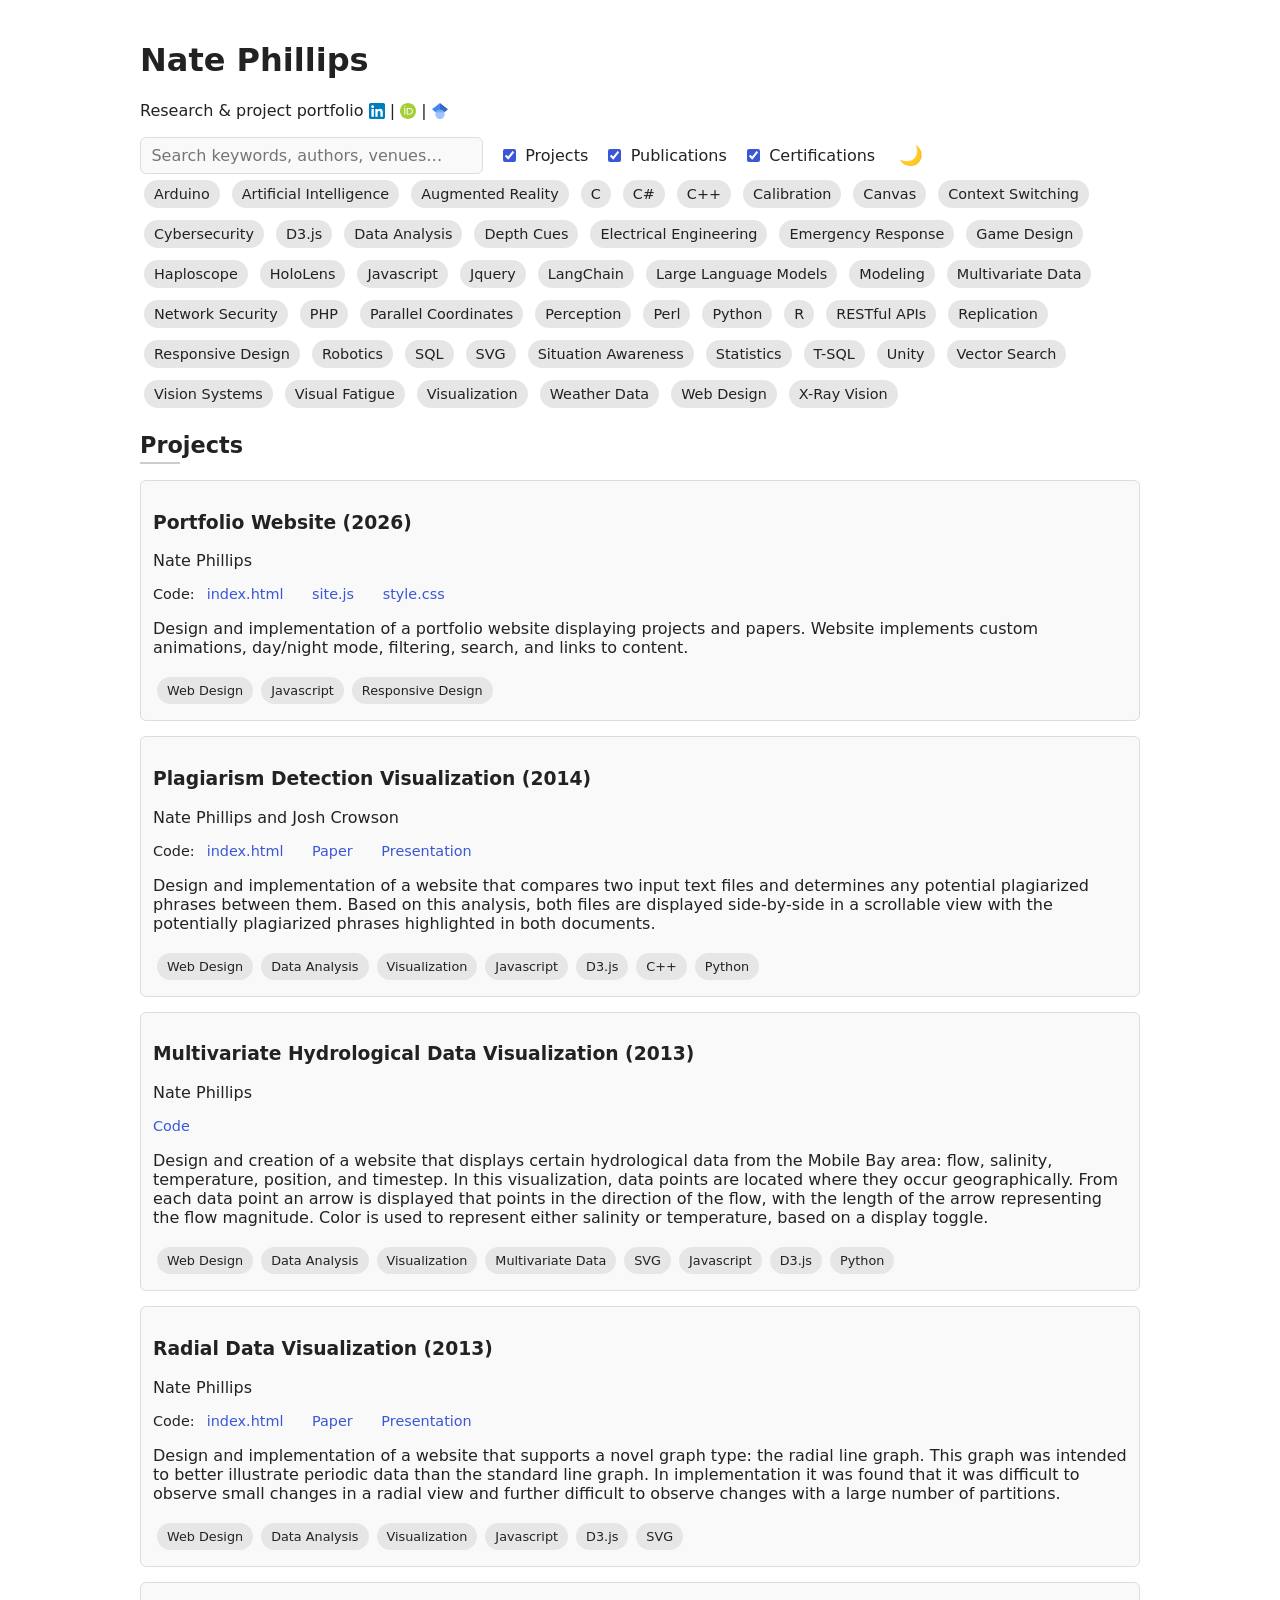
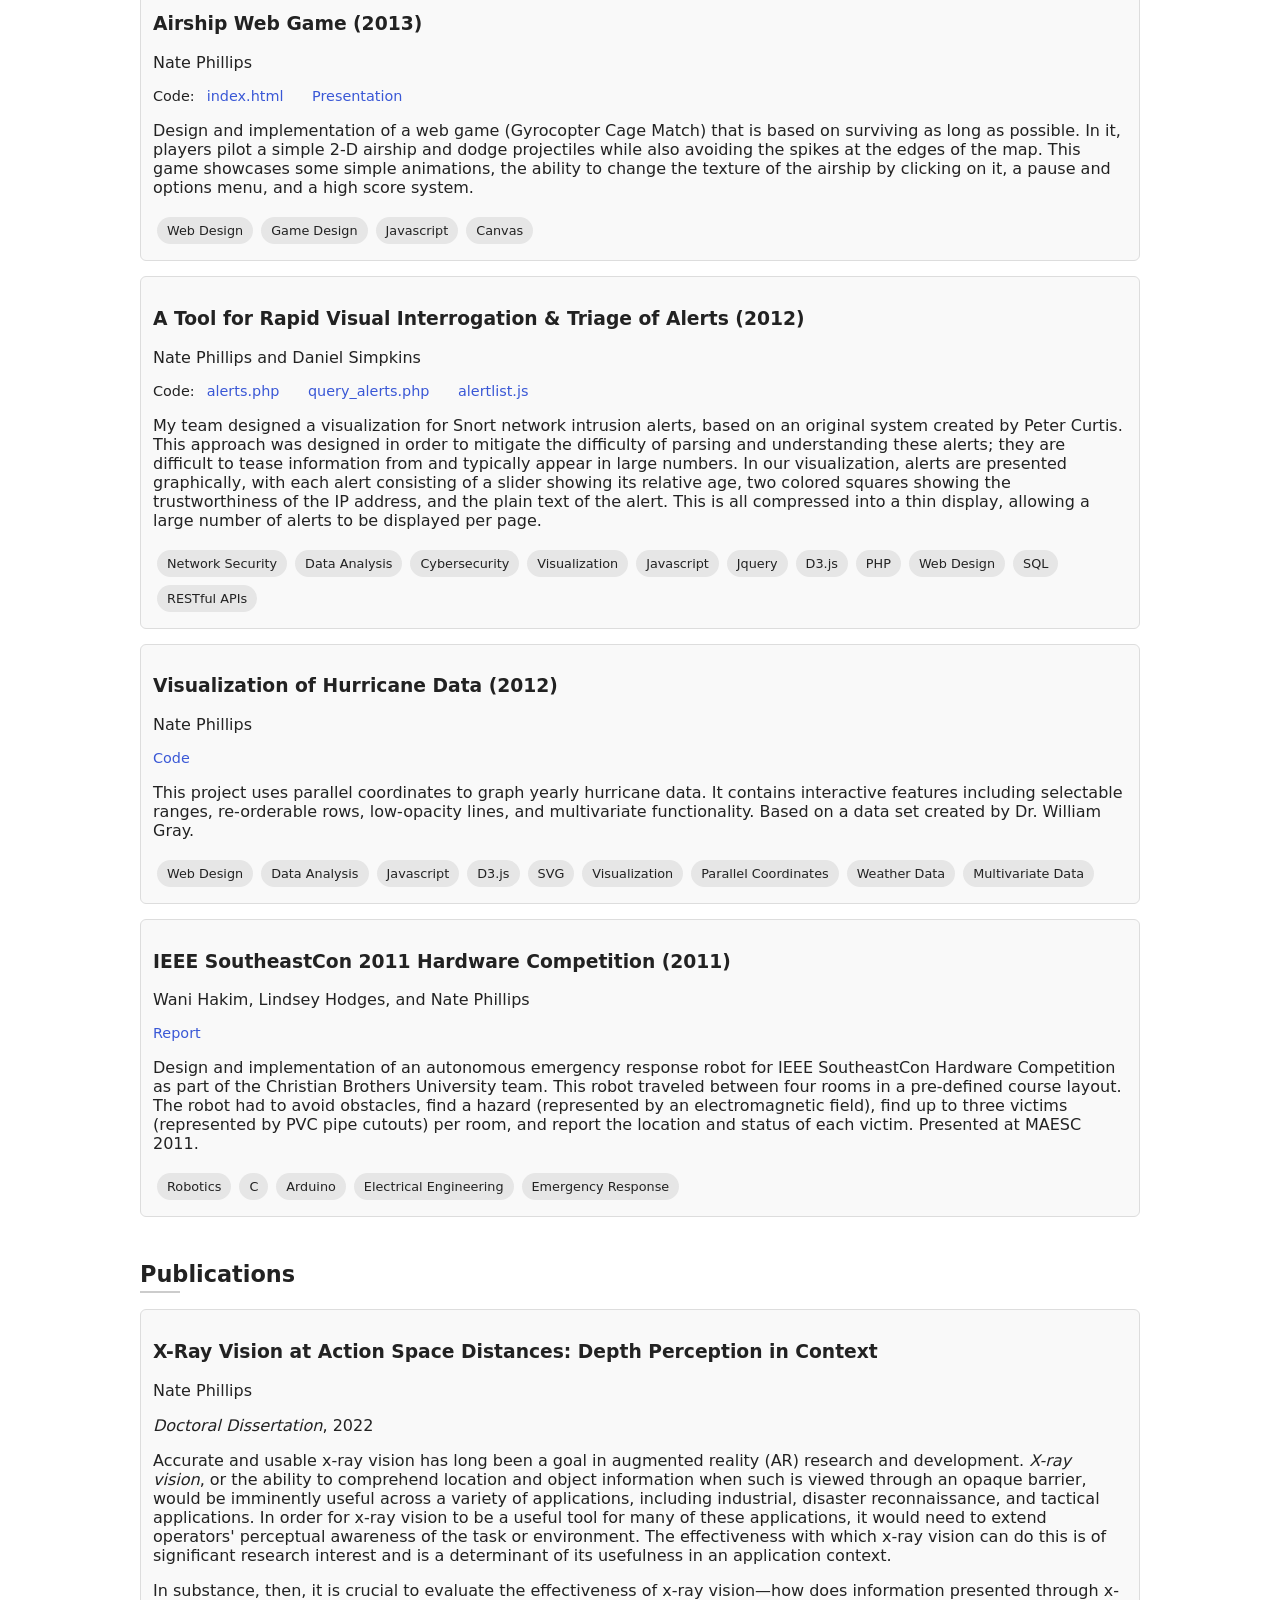
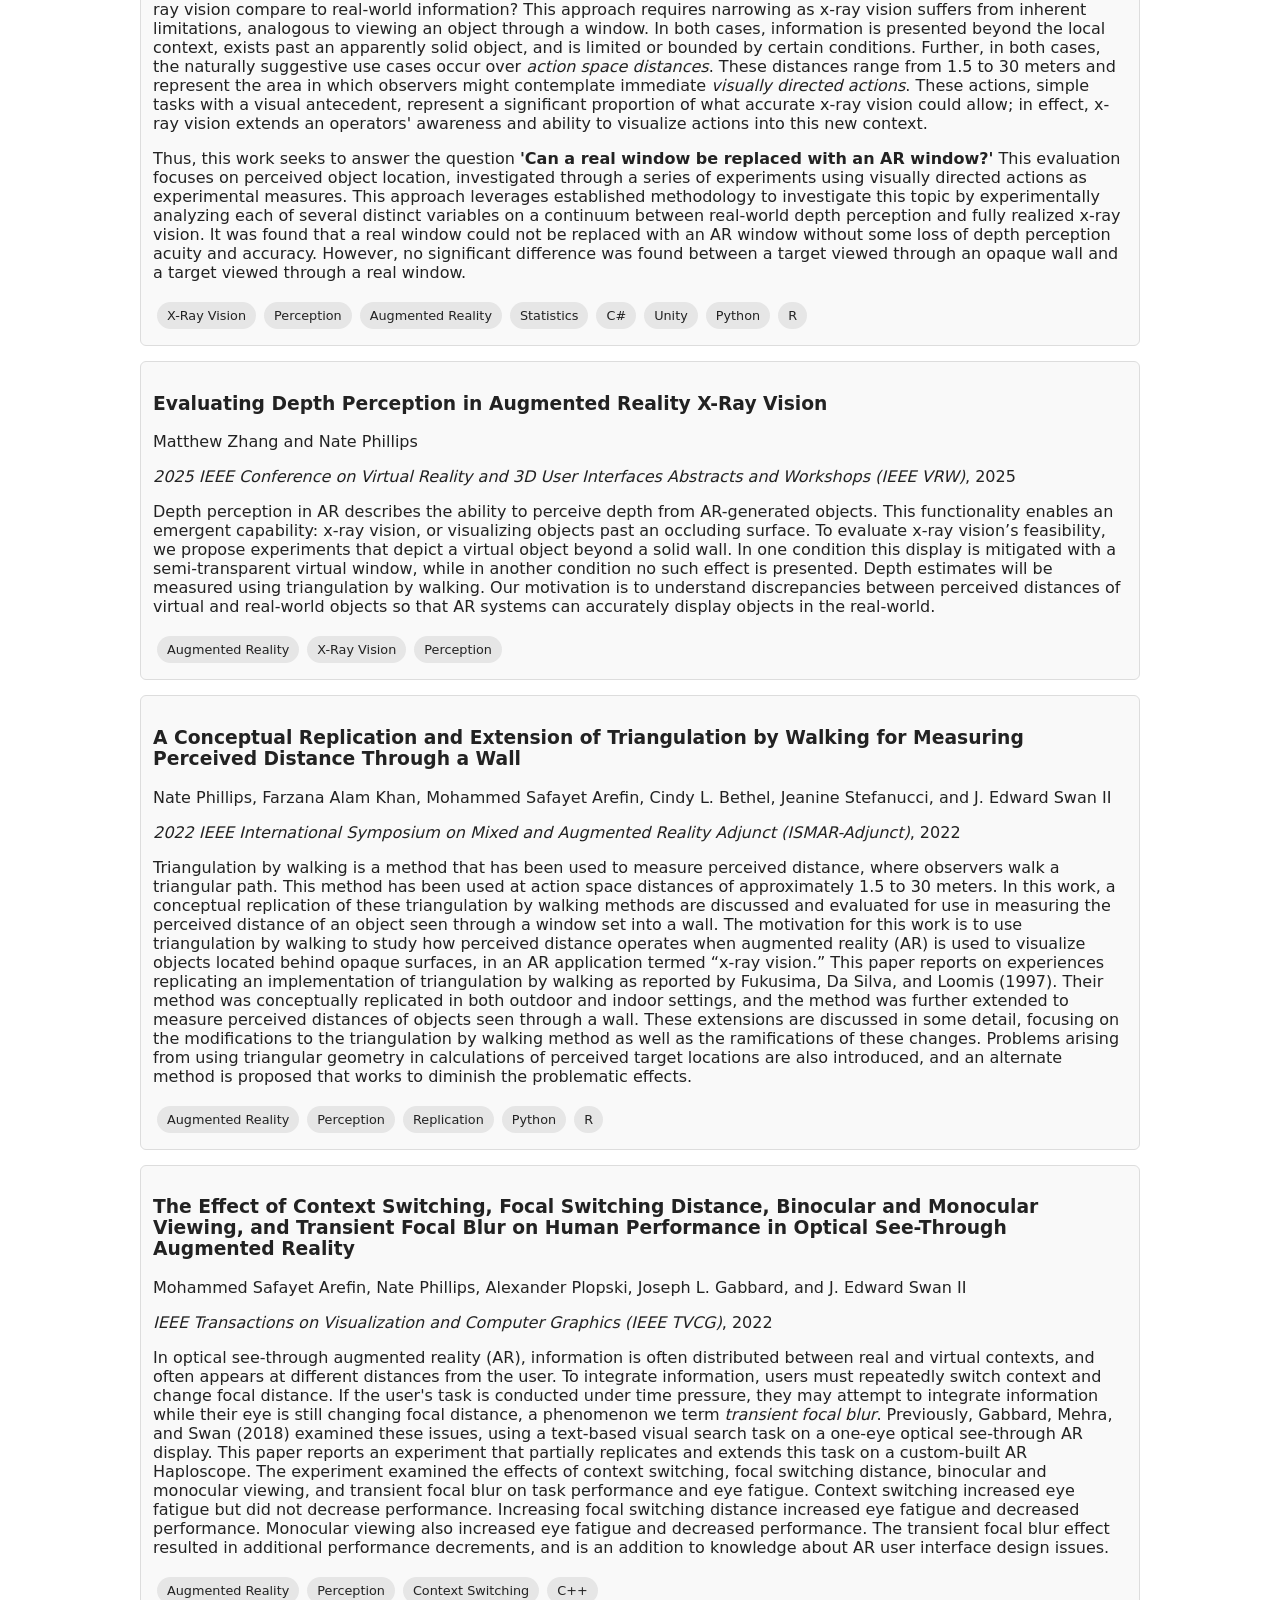
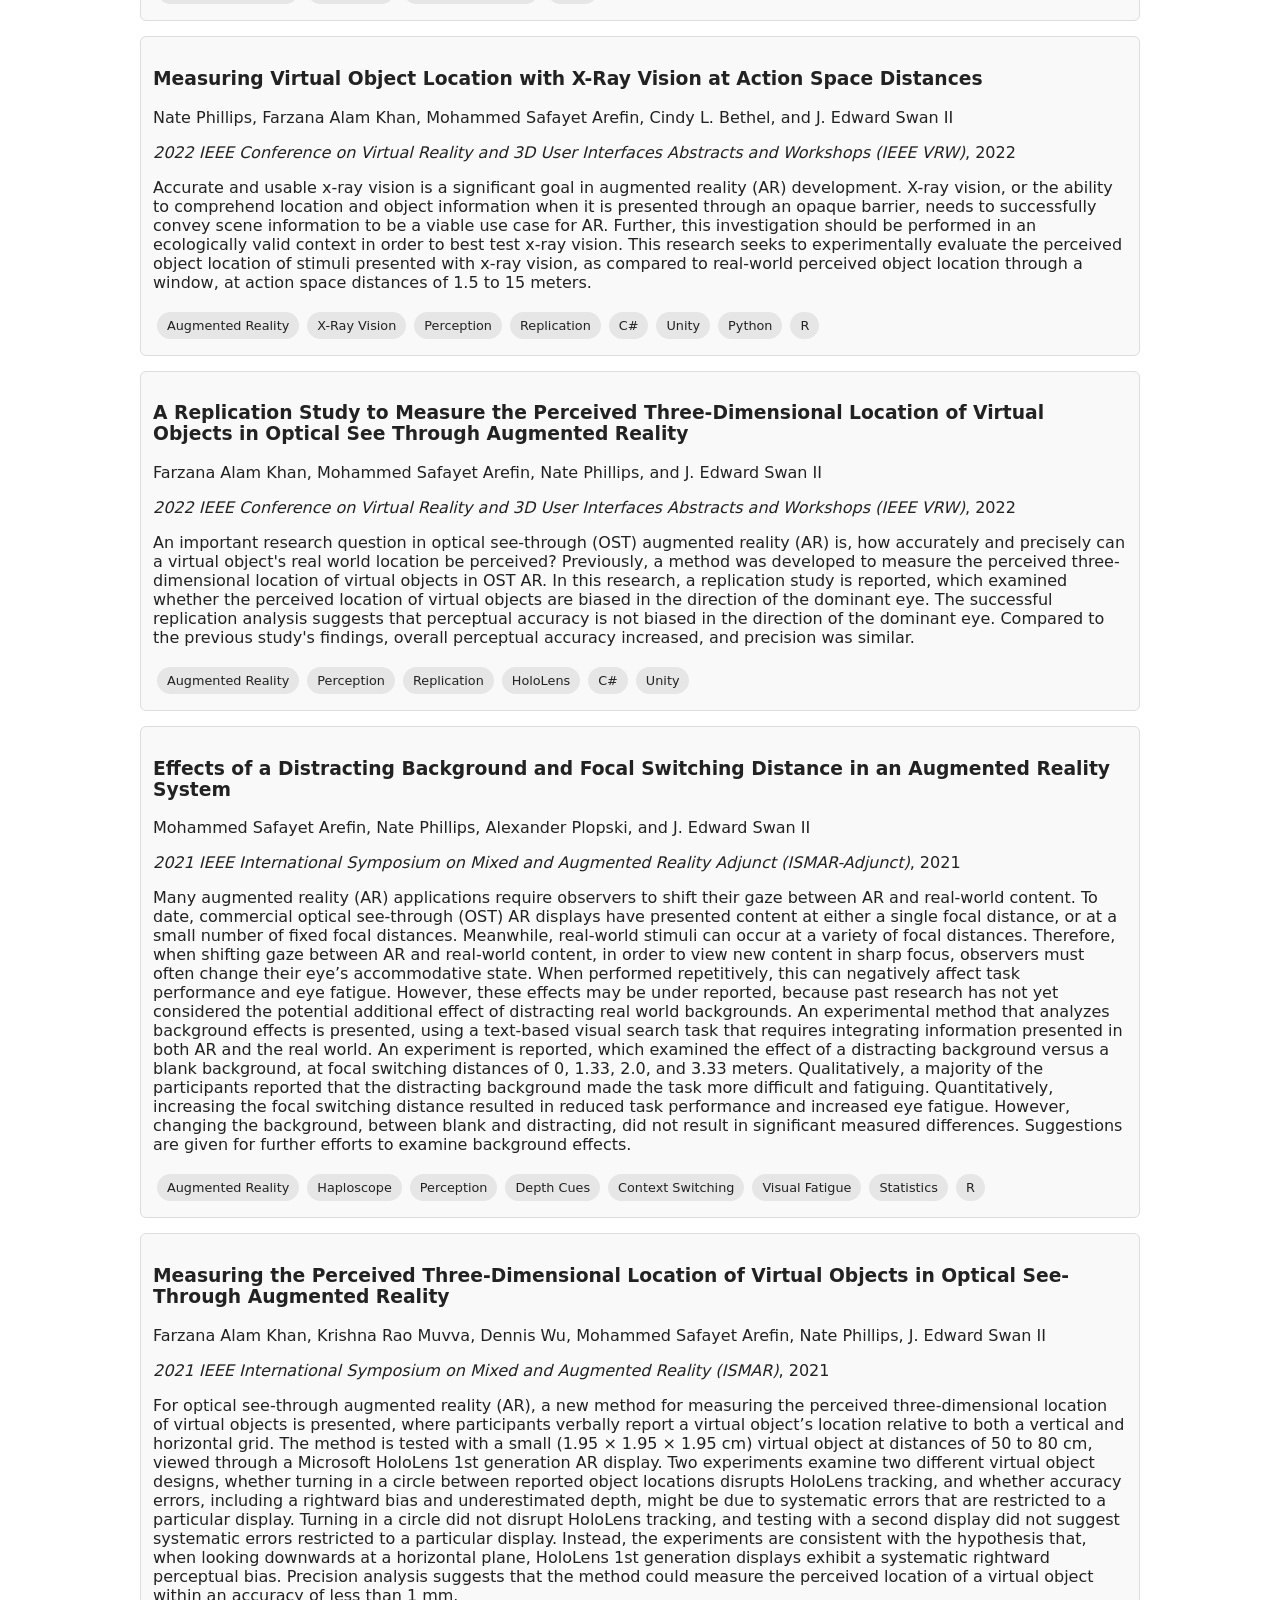
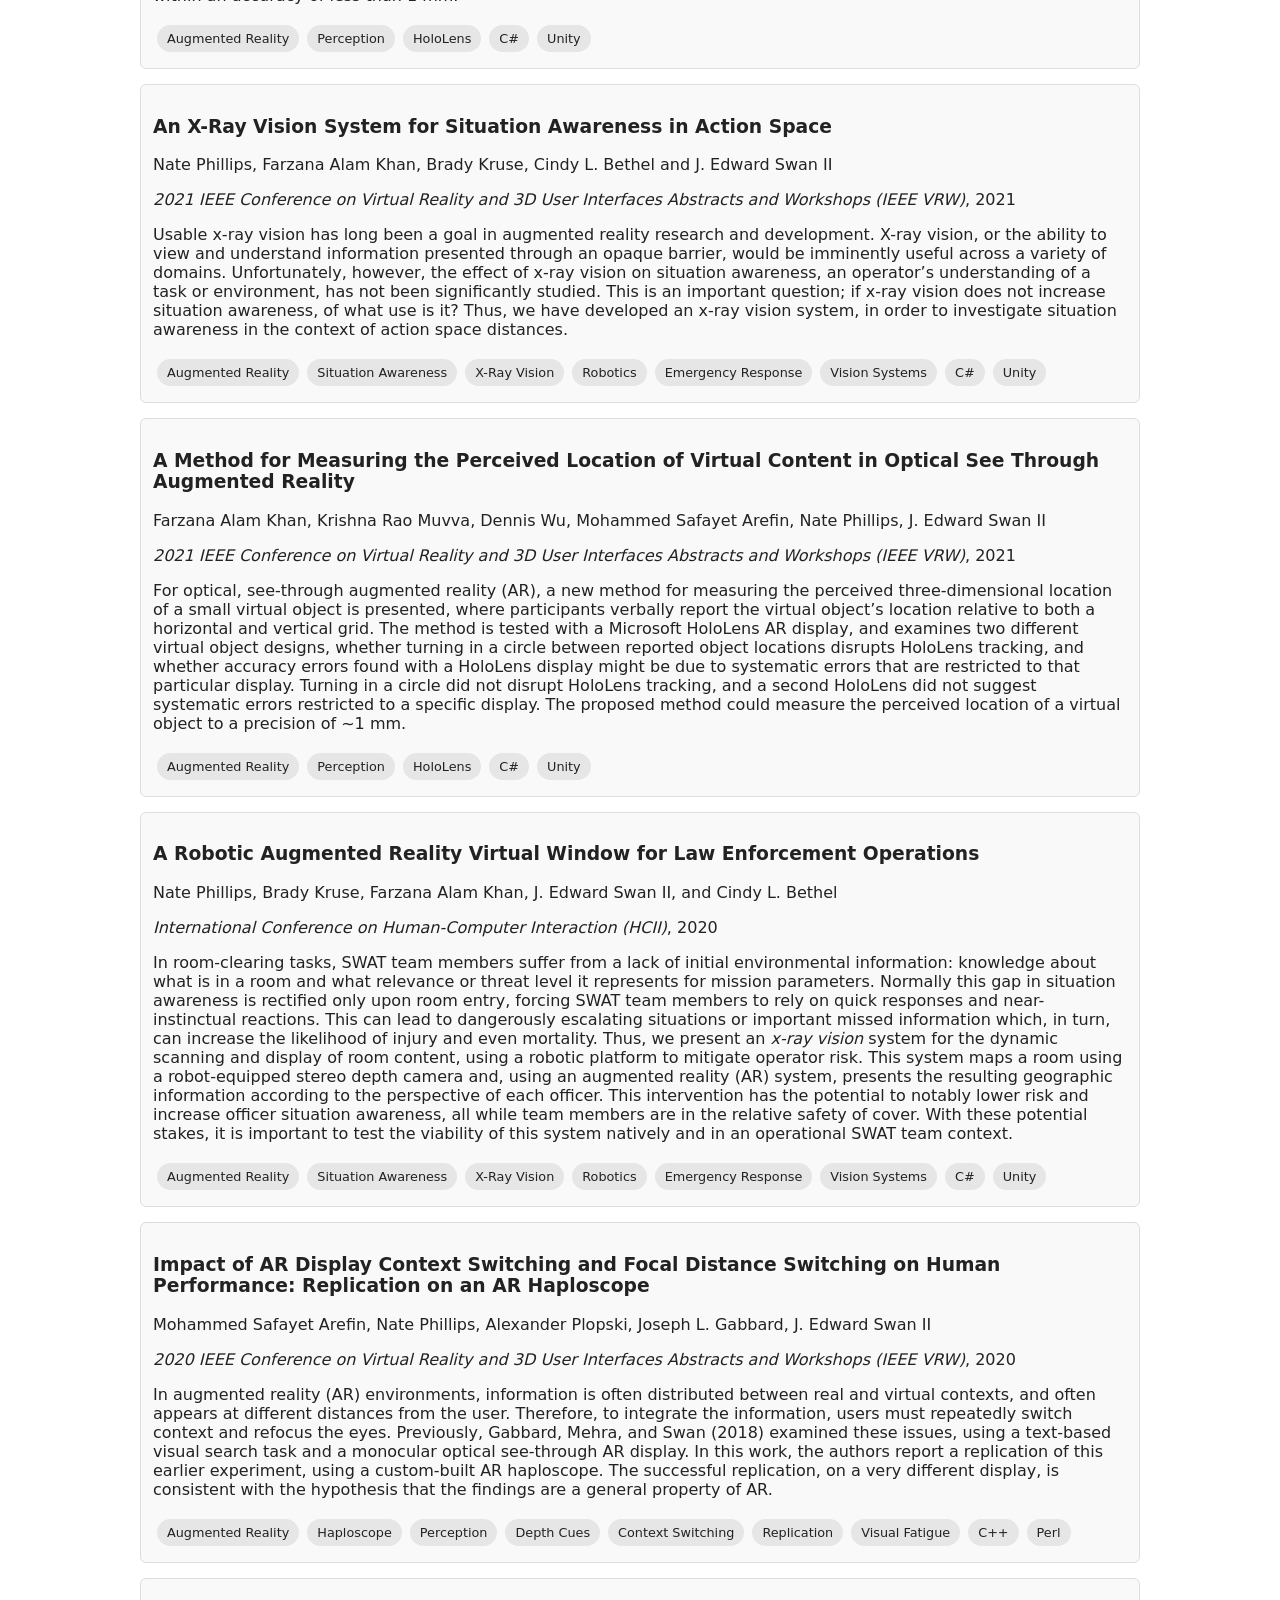
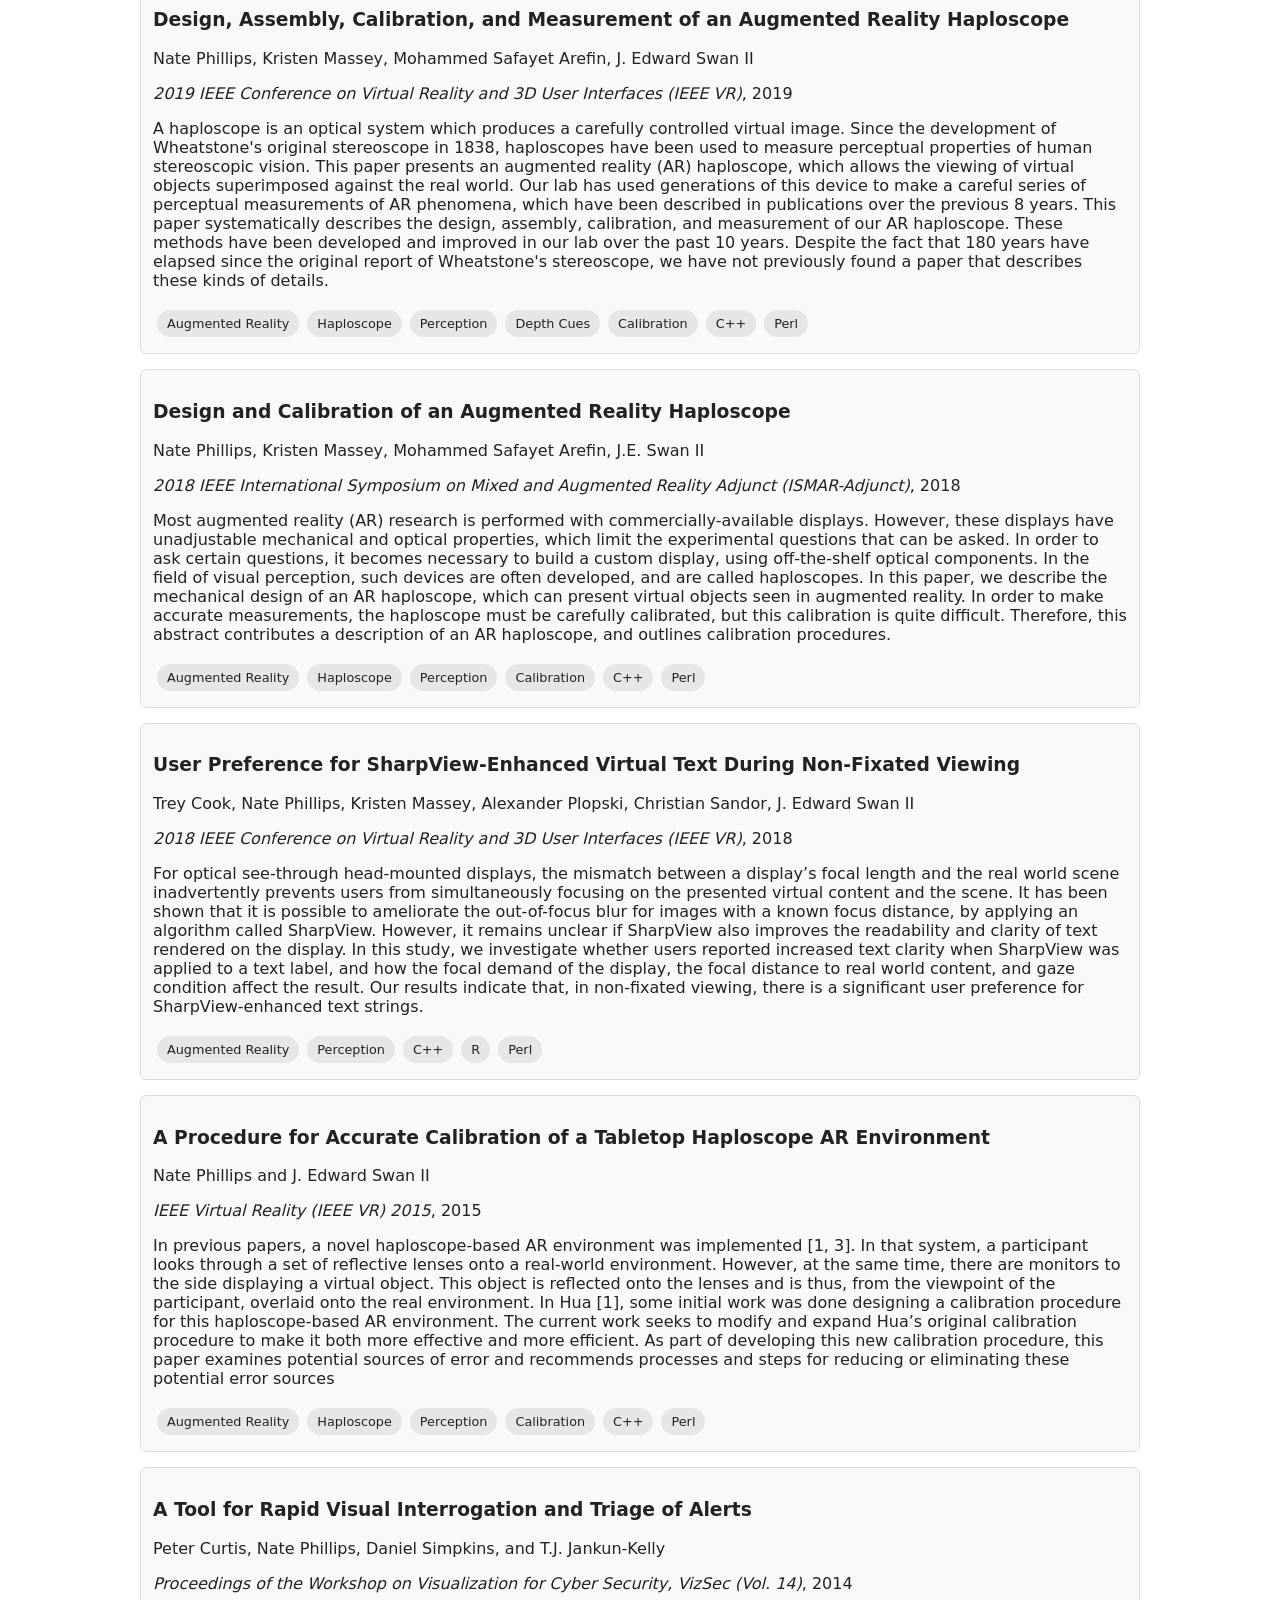
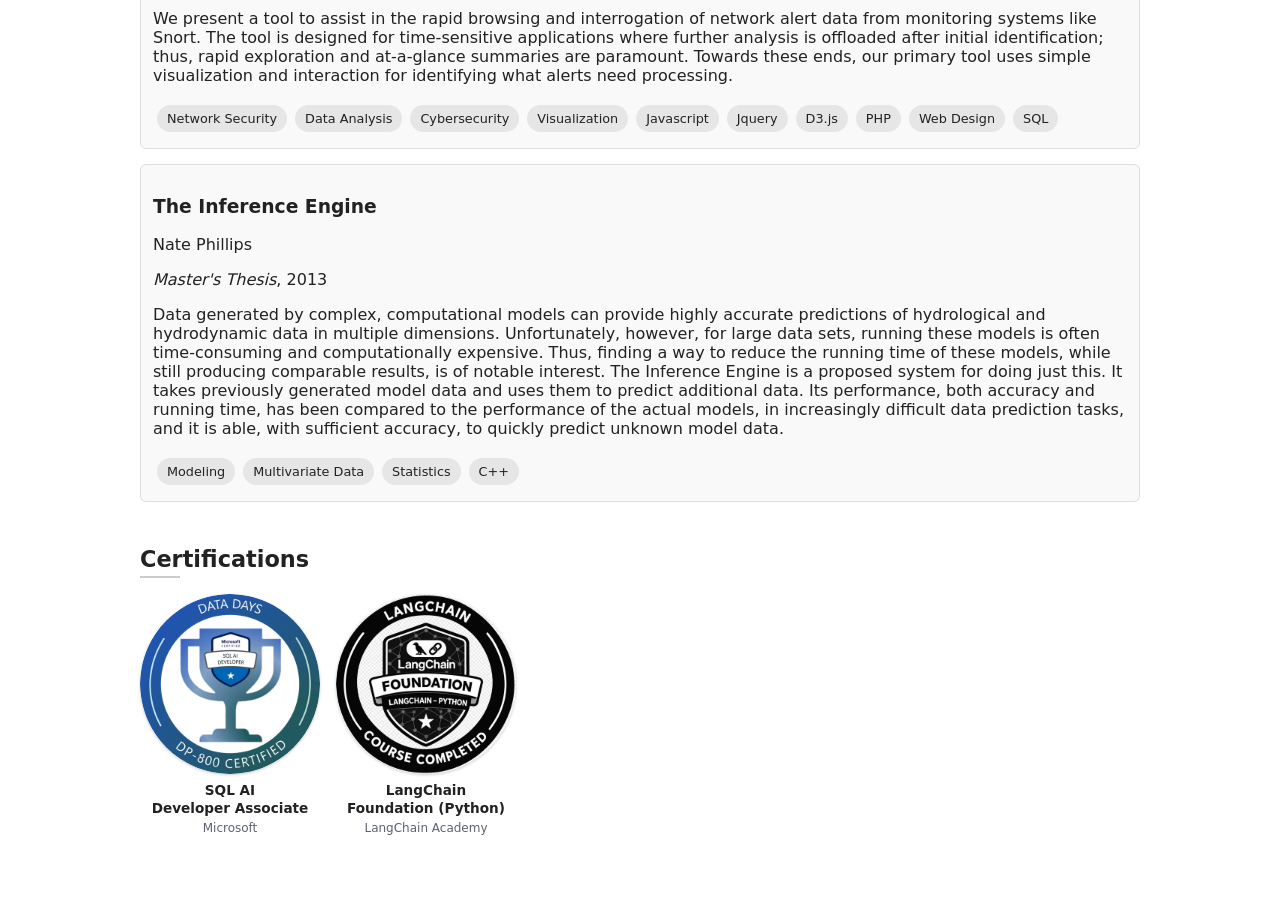
<file: index.html>
<!DOCTYPE html>
<html lang="en">
<head>
  <meta charset="UTF-8">
  <title>Nate Phillips — For each of us comes a time when we must be more than what we are.</title>
  <meta name="viewport" content="width=device-width, initial-scale=1">
  <script>
    // Apply the saved theme (or the system setting) before the first paint
    // so dark-mode visitors don't see a white flash.
    try {
      var theme = localStorage.getItem("theme") ||
        (matchMedia("(prefers-color-scheme: dark)").matches ? "dark" : "light");
      document.documentElement.setAttribute("data-theme", theme);
    } catch (e) {}
  </script>
  <link rel="stylesheet" href="assets/style.css">
  <link rel="icon" type="image/png" href="/favicons/favicon-96x96.png" sizes="96x96" />
  <link rel="shortcut icon" href="/favicons/favicon.ico" />
  <link rel="apple-touch-icon" sizes="180x180" href="/favicons/apple-touch-icon.png" />
  <link rel="manifest" href="/site.webmanifest" />
  <link rel="canonical" href="https://ncp38.github.io/">
  <meta name="description" content="Nate Phillips — research and project portfolio: augmented reality, perception, and data visualization.">
  <meta property="og:type" content="website">
  <meta property="og:url" content="https://ncp38.github.io/">
  <meta property="og:title" content="Nate Phillips — Research & Project Portfolio">
  <meta property="og:description" content="AR/VR perception research, visualization projects, and publications.">
  <meta name="twitter:card" content="summary">
</head>
<body>

<header>
  <h1>Nate Phillips</h1>
  <p>
  
</p>
<div class="icon-links"  id="siteTitle">
  <p>Research & project portfolio
<a href="https://www.linkedin.com/in/nphillip"
       target="_blank" rel="noopener noreferrer" title="LinkedIn profile">
      <img src="assets/icons/linkedin.svg"
           alt="Nate Phillips' LinkedIn Link"
           style="height:16px; vertical-align: middle;" />
    </a>
  |
  <a href="https://orcid.org/0000-0001-9085-383X" target="_blank" rel="noopener noreferrer" title="ORCID profile">
    <img src="assets/icons/orcid.svg"
         alt="Nate Phillips' ORCID Link"
         style="height:16px; vertical-align: middle;" />
  </a>
  |
  <a href="https://scholar.google.com/citations?user=XE2EZN0AAAAJ"
     target="_blank" rel="noopener noreferrer" title="Google Scholar profile">
    <img src="assets/icons/google-scholar.svg"
         alt="Nate Phillips' Google Scholar Link"
         style="height:16px; vertical-align:middle; margin-right:4px;">
  </a></p>
  </div>

</header>

<section class="controls">
  <input id="searchBox" type="text" placeholder="Search keywords, authors, venues…">

  <label>
    <input type="checkbox" id="toggleProjects" checked>
    Projects
  </label>

  <label>
    <input type="checkbox" id="togglePublications" checked>
    Publications
  </label>

  <label>
    <input type="checkbox" id="toggleCertifications" checked>
    Certifications
  </label>

  <button
  id="darkModeToggle"
  class="theme-toggle"
  aria-label="Toggle dark mode"
  aria-pressed="false"
>
  <span class="icon sun" aria-hidden="true">☀️</span>
  <span class="icon moon" aria-hidden="true">🌙</span>
</button>

</section>

<div class="filter-controls">

<button
    id="filterToggle"
    class="filter-toggle"
    type="button"
    aria-expanded="false"
    aria-controls="filterPanel"
  >
    <span>Filters</span>
    <span
      id="filterCount"
      class="filter-count"
      aria-hidden="true"
    ></span>
  </button>

  <div
    id="filterPanel"
    class="filter-panel"
  >
    <section id="tagContainer" role="group" aria-label="Filter by keyword"></section>
  </div>

</div>

<section id="results" role="region" aria-live="polite" aria-label="Search results"></section>

<script src="data/projects.js"></script>
<script src="data/publications.js"></script>
<script src="data/certifications.js"></script>
<script src="assets/site.js"></script>
</body>
</html>
</file>
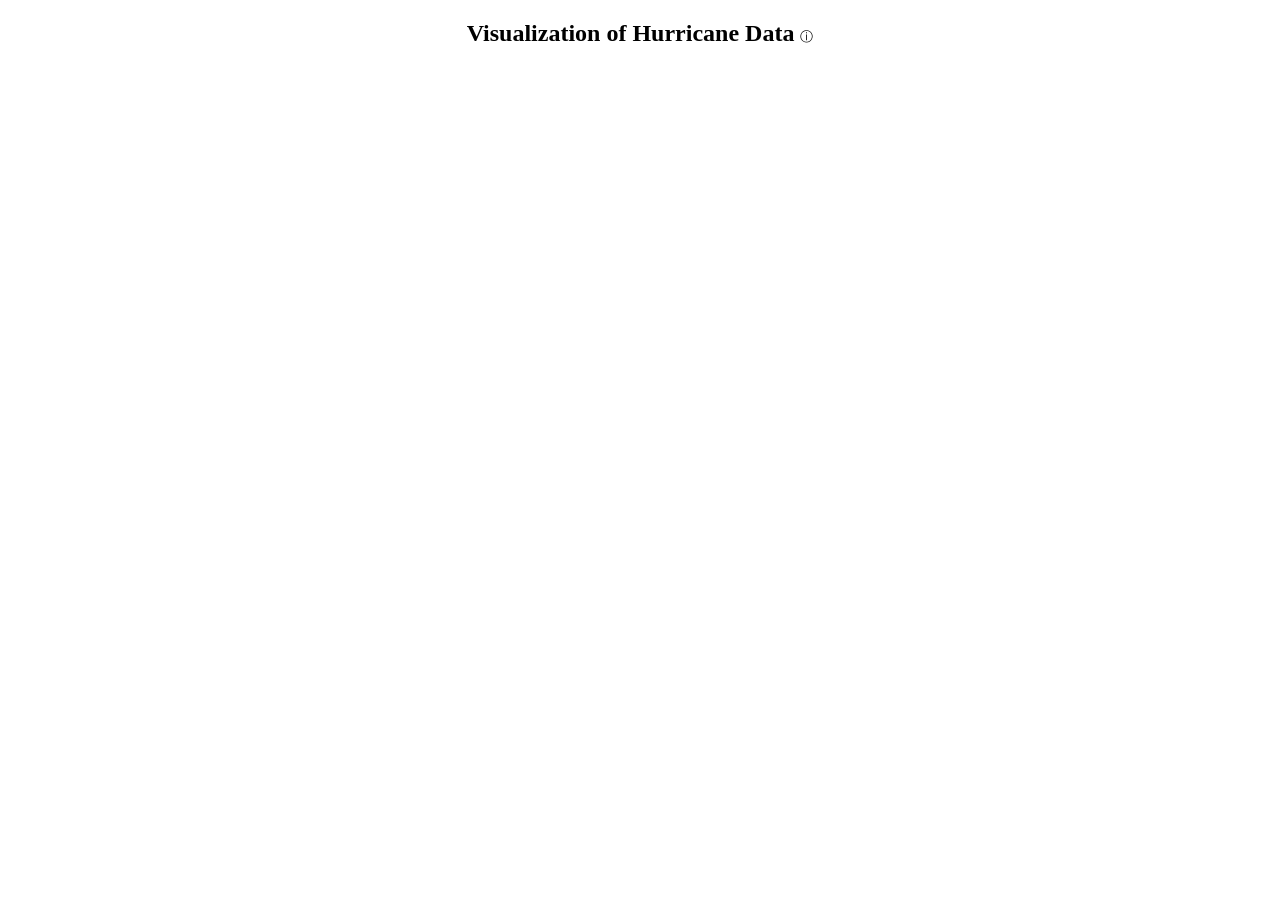
<file: projects/visualizationOfHurricaneData/index.html>
<!DOCTYPE html>
<!--Nate Phillips, Visualization Project 1: Parallel Coordinates Graph of Hurricane Data-->
<!--Based on code from http://mbostock.github.com/d3/talk/20111116/iris-parallel.html .-->
<html>
<head>
    <meta http-equiv="Content-Type" content="text/html;charset=utf-8"/>
	<title id="page-title">Visualization of Hurricane Data</title>
    <link type="text/css" rel="stylesheet"/>
    <style type="text/css">
	<meta charset="UTF-8">
	<meta name="viewport" content="width=device-width, initial-scale=1">
	<!--<link rel="stylesheet" href="../assets/style.css">-->

svg {
  font-size: 14px;
}

.foreground path {
  fill: none;
  stroke: #990;
  stroke-opacity: .7;
  stroke-width: 1.5px;
}

.foreground path.fade {
  stroke: #000;
  stroke-opacity: .05;
}

.brush .extent {
  fill-opacity: .3;
  stroke: #fff;
  shape-rendering: crispEdges;
}

.axis line, .axis path {
  fill: none;
  stroke: #000;
  shape-rendering: crispEdges;
}

.axis text {
  text-shadow: 0 1px 0 #fff;
  cursor: move;
}

h2 {
  margin-left: auto;
  margin-right: auto;
  text-align: center;
}

button {
  background-color: transparent; /* Removes background */
  border: none;                /* Removes border */
  outline: none;               /* Removes outline on click/focus */
  cursor: pointer;             /* Ensures it looks clickable */
  padding: 0;                  /* Optional: removes padding */
}

    </style>
    <script type="text/javascript" src="https://d3js.org/d3.v3.min.js"></script>
</head>
<body>

<!--<a href="https://ncp38.github.io/index.html" id="backButton">← Back</a>-->

    <h2 id="graphTitle">
      Visualization of Hurricane Data&nbsp;<button id="infoToggle">&#9432</button>
    </h2>
    <div id="viz"></div>
	<p id="infoDisplay"></p>
    <script type="text/javascript">
	
const button = document.getElementById('infoToggle');
const displayArea = document.getElementById('infoDisplay');

// 2. Add event listener for the click
button.addEventListener('click', function() {
    if(displayArea.innerText.length <= 1)
	{
    displayArea.innerText = "Variables include: year, named storms, named storm days, hurricanes, hurricane days, intense hurricanes, intense hurricane days, accumulated cyclone energy, hurricane destruction potential, power dissipation index, net tropical cyclone activity, tropical storms, and hurricane category. This graph, and these variables, forecast cyclones in the Atlantic basin and originate from research by Dr. William Gray at Colorado State University.";
	}
	else
	{
	displayArea.innerText = "";
	}
});
	
//var backButton = document.getElementById('backButton');
//backButton.href = document.referrer;

var traits = ["Year","NS","NSD","H","HD","IH","IHD","ACE","HDP","PDI","NTC","TS","CAT1","CAT2","CAT3","CAT4","CAT5"]

//This is based on code from http://www.javascripter.net/faq/browserw.htm
var viewheight = 480;
if(window.innerHeight)
{ 
  viewheight = window.innerHeight;
}

var viewwidth = 640
if(window.innerWidth)
{ 
  viewwidth = window.innerWidth;
}

var m = [40, 80, 40, 80],
    w = Math.ceil(viewwidth * 9.5 / 10) - m[1] - m[3],
    h = Math.ceil(viewheight * 9.5 / 10) - m[0] - m[2] - 65;

var x = d3.scale.ordinal().domain(traits).rangePoints([0, w]),
    y = {};

var line = d3.svg.line(),
    axis = d3.svg.axis().orient("left"),
    foreground;

var svg = d3.select("body").insert("svg:svg", "p")
    .attr("width", w + m[1] + m[3])
    .attr("height", h + m[0] + m[2])
  .append("svg:g")
    .attr("transform", "translate(" + m[3] + "," + m[0] + ")");

d3.csv("csvhurricanedata.csv", function(hurricanes) {

  //Create a scale and brush for each trait.
  traits.forEach(function(d) {
    y[d] = d3.scale.linear()
        .domain(d3.extent(hurricanes, function(p) { return +p[d]; }))
        .range([h, 0]);

    y[d].brush = d3.svg.brush()
        .y(y[d])
        .on("brush", brush);
 });

  //Add foreground lines.
  foreground = svg.append("svg:g")
      .attr("class", "foreground")
    .selectAll("path")
      .data(hurricanes)
    .enter().append("svg:path")
      .attr("d", path)

  //Add a group element for each trait.
  var g = svg.selectAll(".trait")
      .data(traits)
    .enter().append("svg:g")
      .attr("class", "trait")
      .attr("transform", function(d) { return "translate(" + x(d) + ")"; })
      .call(d3.behavior.drag()
      .origin(function(d) { return {x: x(d)}; })
      .on("dragstart", dragstart)
      .on("drag", drag)
      .on("dragend", dragend));

  //Add an axis and title.
  g.append("svg:g")
      .attr("class", "axis")
      .each(function(d) { d3.select(this).call(axis.scale(y[d])); })
    .append("svg:text")
      .attr("text-anchor", "middle")
      .attr("y", -9)
      .text(String);

  //Add a brush for each axis.
  g.append("svg:g")
      .attr("class", "brush")
      .each(function(d) { d3.select(this).call(y[d].brush); })
    .selectAll("rect")
      .attr("x", -8)
      .attr("width", 16);

  function dragstart(d) {
    i = traits.indexOf(d);
  }

  function drag(d) {
    x.range()[i] = d3.event.x;
    traits.sort(function(a, b) { return x(a) - x(b); });
    g.attr("transform", function(d) { return "translate(" + x(d) + ")"; });
    foreground.attr("d", path);
  }

  function dragend(d) {
    x.domain(traits).rangePoints([0, w]);
    var t = d3.transition().duration(500);
    t.selectAll(".trait").attr("transform", function(d) { return "translate(" + x(d) + ")"; });
    t.selectAll(".foreground path").attr("d", path);
  }

});

//Returns the path for a given data point.
function path(d) {
  return line(traits.map(function(p) { return [x(p), y[p](d[p])]; }));
}

//Handles a brush event, toggling the display of foreground lines.
function brush() {
  var actives = traits.filter(function(p) { return !y[p].brush.empty(); }),
      extents = actives.map(function(p) { return y[p].brush.extent(); });
  foreground.classed("fade", function(d) {
    return !actives.every(function(p, i) {
      return extents[i][0] <= d[p] && d[p] <= extents[i][1];
    });
  });
}
    
    </script>
</body>
</html>
</file>
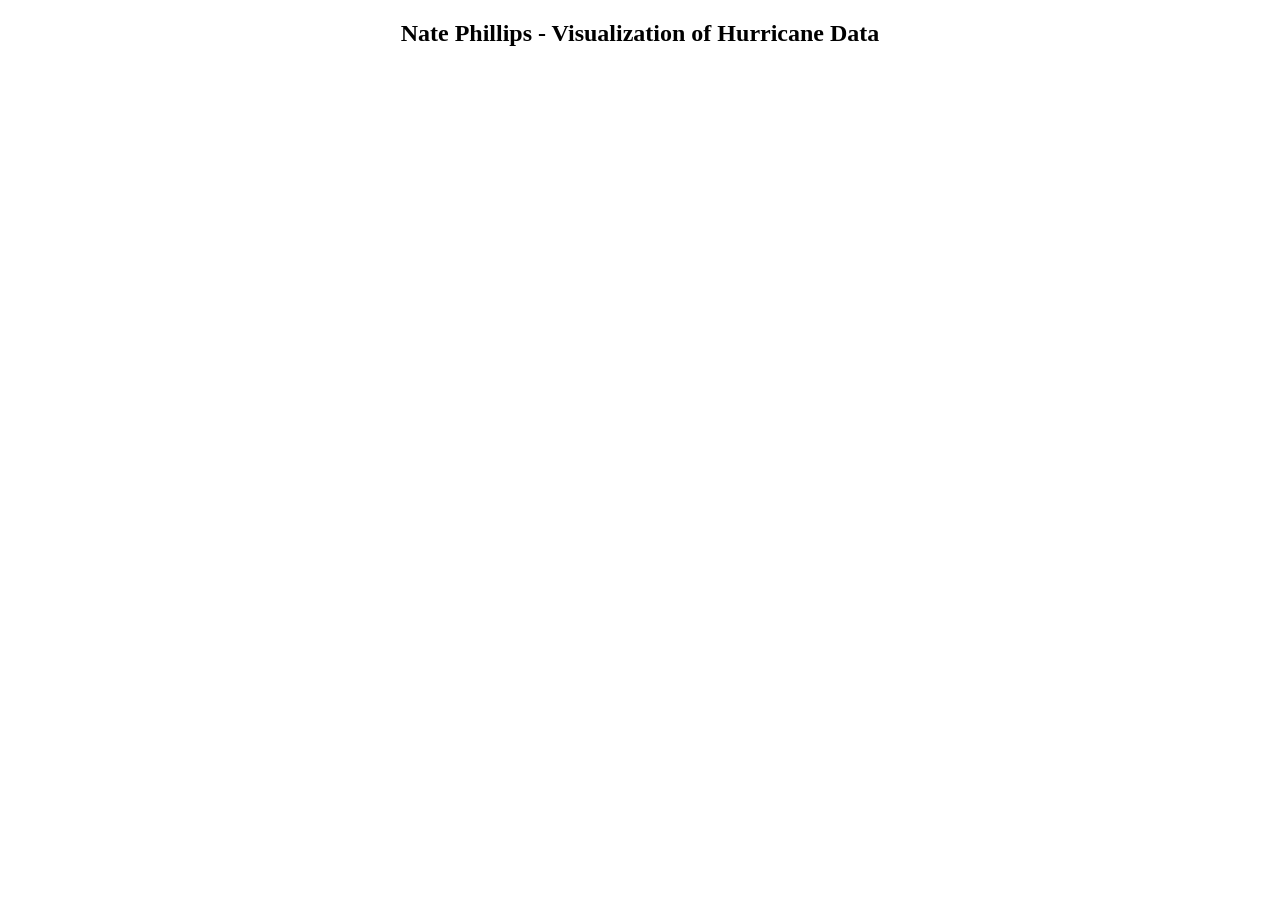
<file: partially converted to v4.html>
<!DOCTYPE html>
<!--Nate Phillips, Visualization Project 1: Parallel Coordinates Graph of Hurricane Data-->
<!--Based on code from http://mbostock.github.com/d3/talk/20111116/iris-parallel.html .-->
<html>
<head>
    <meta http-equiv="Content-Type" content="text/html;charset=utf-8"/>
    <link type="text/css" rel="stylesheet"/>
    <style type="text/css">

svg {
  font-size: 14px;
}

.foreground path {
  fill: none;
  stroke: #990;
  stroke-opacity: .7;
  stroke-width: 1.5px;
}

.foreground path.fade {
  stroke: #000;
  stroke-opacity: .05;
}

.brush .extent {
  fill-opacity: .3;
  stroke: #fff;
  shape-rendering: crispEdges;
}

.axis line, .axis path {
  fill: none;
  stroke: #000;
  shape-rendering: crispEdges;
}

.axis text {
  text-shadow: 0 1px 0 #fff;
  cursor: move;
}

h2 {
  margin-left: auto;
  margin-right: auto;
  text-align: center;
}

    </style>
    <script type="text/javascript" src="https://d3js.org/d3.v7.min.js"></script>
</head>
<body>
    <h2 id="graphTitle">
      Nate Phillips - Visualization of Hurricane Data
    </h2>
    <div id="viz"></div>
    <script type="text/javascript">

var traits = ["Year","NS","NSD","H","HD","IH","IHD","ACE","HDP","PDI","NTC","TS","CAT1","CAT2","CAT3","CAT4","CAT5"]

//This is based on code from http://www.javascripter.net/faq/browserw.htm
var viewheight = 480;
if(window.innerHeight)
{ 
  viewheight = window.innerHeight;
}

var viewwidth = 640
if(window.innerWidth)
{ 
  viewwidth = window.innerWidth;
}

var m = [40, 80, 40, 80],
    w = Math.ceil(viewwidth * 9.5 / 10) - m[1] - m[3],
    h = Math.ceil(viewheight * 9.5 / 10) - m[0] - m[2] - 65;

var x = d3.scalePoint().domain(traits).range([0, w]),
    y = {};

var line = d3.line(),
    axis = d3.axisLeft(),
    foreground;

var svg = d3.select("body").append("svg:svg")
    .attr("width", w + m[1] + m[3])
    .attr("height", h + m[0] + m[2])
  .append("svg:g")
    .attr("transform", "translate(" + m[3] + "," + m[0] + ")");

d3.csv("csvhurricanedata.csv", function(hurricanes) {

  //Create a scale and brush for each trait.
  traits.forEach(function(d) {
    y[d] = d3.scaleLinear()
        .domain(d3.extent(hurricanes, function(p) { return +p[d]; }))
        .range([h, 0]);

    y[d].brush = d3.brushY()
        .extent([0,0],[16, h])
        .on("brush", brush);
 });

  //Add foreground lines.
  foreground = svg.append("svg:g")
      .attr("class", "foreground")
    .selectAll("path")
      .data(hurricanes)
    .enter().append("svg:path")
      .attr("d", path)

  //Add a group element for each trait.
  var g = svg.selectAll(".trait")
      .data(traits)
    .enter().append("svg:g")
      .attr("class", "trait")
      .attr("transform", function(d) { return "translate(" + x(d) + ")"; })
      .call(d3.behavior.drag()
      .origin(function(d) { return {x: x(d)}; })
      .on("dragstart", dragstart)
      .on("drag", drag)
      .on("dragend", dragend));

  //Add an axis and title.
  g.append("svg:g")
      .attr("class", "axis")
      .each(function(d) { d3.select(this).call(axis.scale(y[d])); })
    .append("svg:text")
      .attr("text-anchor", "middle")
      .attr("y", -9)
      .text(String);

  //Add a brush for each axis.
  g.append("svg:g")
      .attr("class", "brush")
      .each(function(d) { d3.select(this).call(y[d].brush); })
    .selectAll("rect")
      .attr("x", -8)
      .attr("width", 16);

  function dragstart(d) {
    i = traits.indexOf(d);
  }

  function drag(d) {
    x.range()[i] = d3.event.x;
    traits.sort(function(a, b) { return x(a) - x(b); });
    g.attr("transform", function(d) { return "translate(" + x(d) + ")"; });
    foreground.attr("d", path);
  }

  function dragend(d) {
    x.domain(traits).rangePoints([0, w]);
    var t = d3.transition().duration(500);
    t.selectAll(".trait").attr("transform", function(d) { return "translate(" + x(d) + ")"; });
    t.selectAll(".foreground path").attr("d", path);
  }

});

//Returns the path for a given data point.
function path(d) {
  return line(traits.map(function(p) { return [x(p), y[p](d[p])]; }));
}

//Handles a brush event, toggling the display of foreground lines.
function brush() {
  var actives = traits.filter(function(p) { return !y[p].brush.empty(); }),
      extents = actives.map(function(p) { return y[p].brush.extent(); });
  foreground.classed("fade", function(d) {
    return !actives.every(function(p, i) {
      return extents[i][0] <= d[p] && d[p] <= extents[i][1];
    });
  });
}
    
    </script>
</body>
</html>
</file>
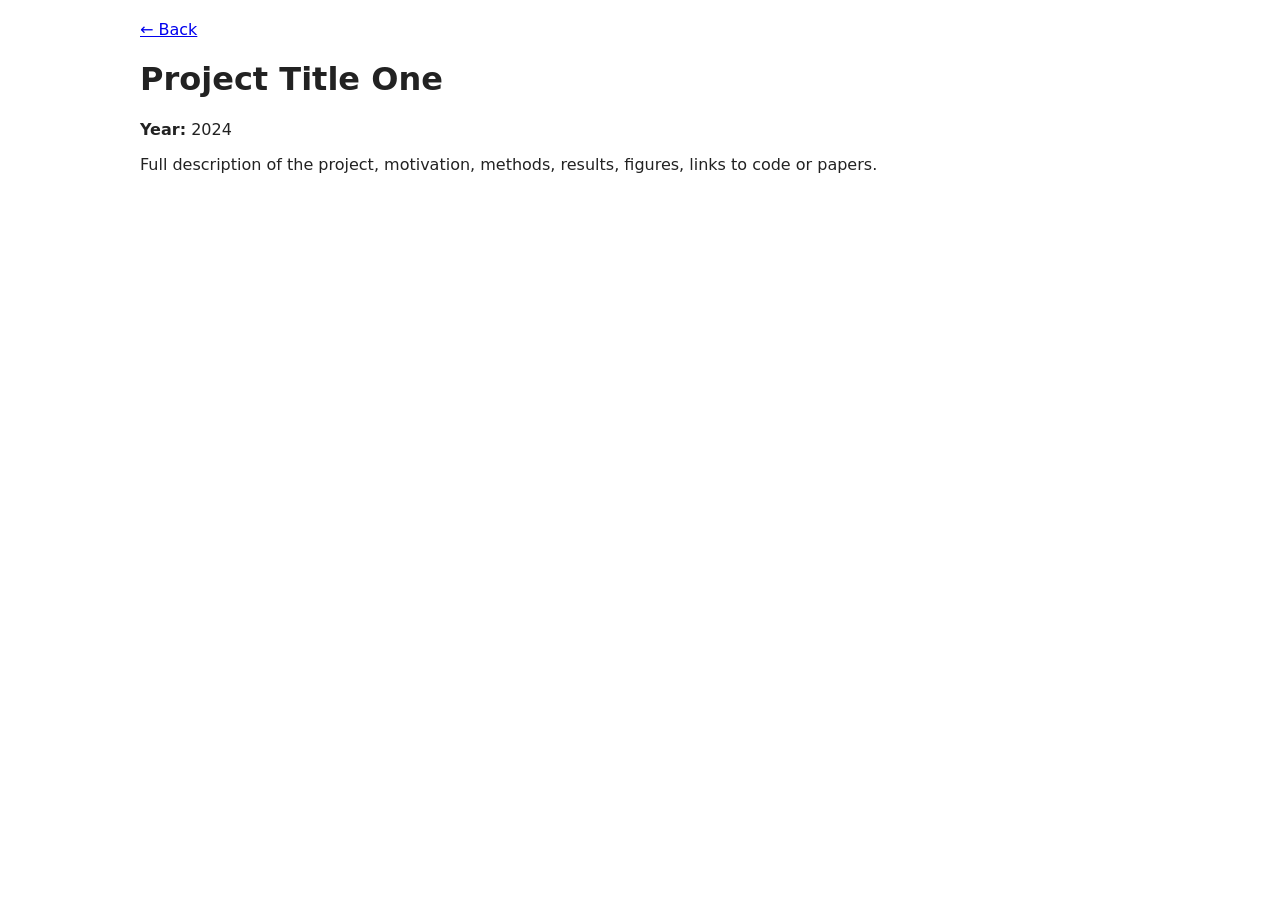
<file: projects/project1.html>
<!DOCTYPE html>
<html lang="en">
<head>
  <meta charset="UTF-8">
  <title id="page-title">Project Title One</title>
  <meta name="viewport" content="width=device-width, initial-scale=1">
  <link rel="stylesheet" href="../assets/style.css">
</head>
<body>

<a href="../index.html">← Back</a>

<h1 id="project-title">Project Title One</h1>
<p id="project-year"><strong>Year:</strong> 2024</p>

<p id="project-description">
  Full description of the project, motivation, methods,
  results, figures, links to code or papers.
</p>

<!--<a href="#">GitHub</a> | <a href="#">Paper</a>-->

<script>  
  document.getElementById('page-title').textContent = PROJ1TITLE;
  document.getElementById('project-year').textContent = PROJ1YEAR;
  document.getElementById('project-title').textContent = PROJ1TITLE;
  document.getElementById('project-description').textContent = PROJ1DESCRIPTION;

  // Get the 'ref' query param
  const params = new URLSearchParams(window.location.search);
  const ref = params.get("ref");

  if (ref) {
    // Create a back link to the filtered view
    const backLink = document.createElement("a");
    backLink.href = decodeURIComponent(ref);
    backLink.textContent = "← Back to filtered results";
    backLink.style.display = "inline-block";
    backLink.style.marginBottom = "20px";

    document.body.insertBefore(backLink, document.body.firstChild);
  } else {
    // Fallback: normal back to index
    const backLink = document.createElement("a");
    backLink.href = "../index.html";
    backLink.textContent = "← Back to all projects";
    backLink.style.display = "inline-block";
    backLink.style.marginBottom = "20px";

    document.body.insertBefore(backLink, document.body.firstChild);
  }
</script>
</body>
</html>
</file>
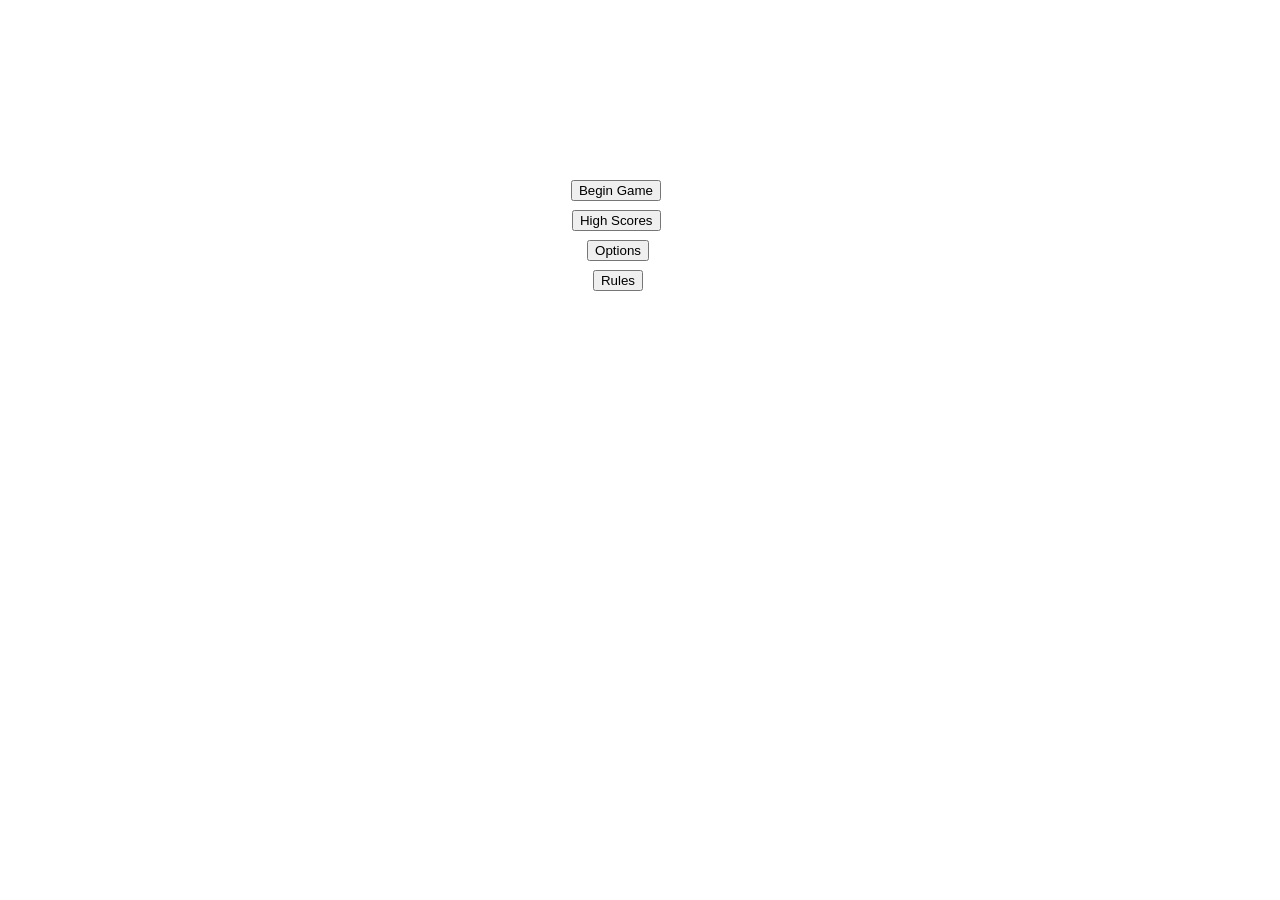
<file: projects/gyrocopterCageMatch/finalProject.html>
<!DOCTYPE html>
<html>
  <head>
    <title>Final Project: Gyrocopter Cage Match</title>
    <style>
    #highScores
    {
        position:absolute;
        left:5px;
        top:5px;
        font-family:"Times New Roman", Times, serif;
        font-size:40px;
    }
    #scores
    {
        position:absolute;
        left:800px;
        top:0px;
        font-family:"Times New Roman", Times, serif;
        font-size:40px;
    }
    #names
    {
        width: 300px;
        position:absolute;
        left:0px;
        top:0px;
        font-family:"Times New Roman", Times, serif;
        font-size:40px;
    }
    #victory
    {
        position:absolute;
        left:0px;
        top:50px;
        font-family:"Times New Roman", Times, serif;
        text-align:center;
        font-size:60px;
    }
    #defeat
    {
        width:700px
        position:absolute;
        left:0px;
        top:50px;
        font-family:"Times New Roman", Times, serif;
        text-align:center;
        font-size:40px;
    }
    #currentScore
    {
        font-family:"Times New Roman", Times, serif;
        text-align:left;
        font-size:20px;
        color:brown;
    }
    #rules
    {
        font-family:"Times New Roman", Times, serif;
        text-align:center;
        font-size:20px;
        color:brown;
    }
    </style>


<script type="text/javascript">
var detailedRendering = true;
var height = document.documentElement.clientHeight;
var width = document.documentElement.clientWidth;

var scalingFactor = Math.min(width / canvasName.width, height / canvasName.height);



var highScoreNames = new Array();
var highScoreValues = new Array();

highScoreValues[0] = 76;
highScoreNames[0] = "Wolfwood";
highScoreValues[1] = 62;
highScoreNames[1] = "Cooper";
highScoreValues[2] = 41;
highScoreNames[2] = "Legion";
highScoreValues[3] = 32;
highScoreNames[3] = "Yuri";
highScoreValues[4] = 18;
highScoreNames[4] = "Milla";
highScoreValues[5] = 15;
highScoreNames[5] = "Raine";
highScoreValues[6] = 11;
highScoreNames[6] = "Zulf";
highScoreValues[7] = 5;
highScoreNames[7] = "Ryfia";
highScoreValues[8] = 2;
highScoreNames[8] = "Dominic";
highScoreValues[9] = 0;
highScoreNames[9] = "Conrad";

function gameFunction()
{
    var time = Date.now();
    var score = 0;
    var difficulty = 1;
    var xOffset = 0;
    var yOffset = 0;
    var radialOffset = 0;
    
    var floatDirection = 4;
    var floatLength = 8;
    var xModifier = 2.2;
    var yModifier = 2.2;
   
    var goingUp = 0;
    var goingDown = 0;
    var goingLeft = 0;
    var goingRight = 0;
    
    var p = document.getElementById("canvasName");
    var context = p.getContext("2d");

    var b = document.getElementById("bodyElement");
    
    var imageLoaded = false;
    var spikesLoaded = false;
    var spikesLoaded2 = false;

    var bullets = new Array();
    var bulletSpeed = 1.6;
    
    var currentColor = 'grey';
    
    var paused = true;

    var oldLevel = 0;

    var headStart = 0;
    var scoreIncrement = 1;

    mainMenu();
    
    var patternName= 'images/metalPattern.jpg';
    
    //This code segment comes from https://developer.mozilla.org/en-US/docs/Web/API/window.requestAnimationFrame .
    (function() {
      var requestAnimationFrame = window.requestAnimationFrame || window.mozRequestAnimationFrame ||
                                  window.webkitRequestAnimationFrame || window.msRequestAnimationFrame;
      window.requestAnimationFrame = requestAnimationFrame;
    })();
    
    function draw()
    {
            var metalPattern = new Image();
            metalPattern.src = patternName;
            metalPattern.onload = function()
            {
                context.clearRect(0, 0, p.width, p.height);
				context.setTransform(scalingFactor);
                var pattern1 = context.createPattern(metalPattern, 'repeat');
                if(detailedRendering)
                {
                    context.fillStyle = pattern1;
                }
                else
                {
                    context.fillStyle = currentColor;
                }
                imageLoaded = true;
            }
        
            var spikePattern = new Image();
            spikePattern.src = 'images/spikes.png';
            spikePattern.onload = function()
            {
                //context.clearRect(0, 0, p.width, p.height);
                var pattern2 = context.createPattern(spikePattern, 'repeat');
                //context.fillStyle = pattern1;
                spikesLoaded = true;
            }
        
            var spikePattern2 = new Image();
            spikePattern2.src = 'images/invertedSpikes.png';
            spikePattern2.onload = function()
            {
                spikesLoaded2 = true;
            }

            var spikePattern3 = new Image();
            spikePattern3.src = 'images/spike3.png';
            spikePattern3.onload = function()
            {
                spikesLoaded3 = true;
            }

            var spikePattern4 = new Image();
            spikePattern4.src = 'images/spike4.png';
            spikePattern4.onload = function()
            {
                spikesLoaded4 = true;
            }
            if(imageLoaded && spikesLoaded)
            {
                if(paused != true)
                {
                document.getElementById('currentScore').innerHTML='Score: ' + score;
                }
                imageLoaded = false;
                spikesLoaded = false;
                spikesLoaded2 = false;
                current = Date.now();
                context.save();
                var delta = current - time;
            
                time = current;
                
                var spikeDimension = 0;
                while(spikeDimension <= 1100)
                {
                    context.drawImage(spikePattern, spikeDimension, 468);
                    spikeDimension = spikeDimension + 32;
                }
        
                spikeDimension = 0;
                while(spikeDimension <= 1100)
                {
                    context.drawImage(spikePattern2, spikeDimension, 0);
                    spikeDimension = spikeDimension + 32;
                }
                
                spikeDimension = 26;
                while(spikeDimension < (500 - 36))
                {
                    context.drawImage(spikePattern3, 0, spikeDimension);
                    spikeDimension = spikeDimension + 32;
                }
				
				spikeDimension = 26;
				while(spikeDimension < (500 - 36))
				{
					context.drawImage(spikePattern4, (1100-32), spikeDimension);
					spikeDimension = spikeDimension + 32;
					}
                
                xOffset += -goingLeft * delta / 12 * xModifier + goingRight * delta / 12 * xModifier;
                yOffset += -goingUp * delta / 14 * yModifier + goingDown * delta / 14 * yModifier;
                radialOffset += delta / 15;
                
                difficulty = adjustDifficulty(difficulty, score);
                calculateBullets(delta);
                spawnBullets();
                
                context.translate(xOffset, yOffset);
                context.fillRect(200, 150, 100, 150);
        
                context.fillStyle="grey";
                
                context.beginPath();
                context.moveTo(200, 220);
                context.lineTo(100, 220);
                context.stroke();
                
                context.beginPath();
                context.moveTo(300, 220);
                context.lineTo(400, 220);
                context.stroke();
                
                context.save();
                context.translate(400, 220);
                context.rotate(radialOffset);
                
                context.beginPath();
                context.moveTo(0, 0);
                context.lineTo(0, 60);
                context.moveTo(0, 0);
                context.lineTo(-42.5, -42.5);
                context.moveTo(0, 0);
                context.lineTo(42.5, -42.5);
                context.stroke();
                
                context.restore();
                
                context.save();
                context.translate(100, 220);
                context.rotate(-radialOffset);
                
                context.beginPath();
                context.moveTo(0, 0);
                context.lineTo(0, 60);
                context.moveTo(0, 0);
                context.lineTo(-42.5, -42.5);
                context.moveTo(0, 0);
                context.lineTo(42.5, -42.5);
                context.stroke();
                
                context.restore();
            
                if(floatDirection > 0)
                {
                    floatDirection--;
                    if(floatDirection == 0)
                    {
                        floatDirection = - 1 * floatLength;
                    }
                }
                else
                {
                    floatDirection++;
                    if(floatDirection == 0)
                    {
                        floatDirection = 1 * floatLength;
                    }
                }
        
                context.restore();
            }
            if(paused == false)
            {
            determineCollisions(score);
            requestAnimationFrame(draw);
            }
    }
    
    requestAnimationFrame(draw);

p.onclick = function(e)
{
    if(e.pageX >= (77.5 + xOffset) && e.pageX <= (443 + xOffset))
    {
        if(e.offsetY >= (150 + yOffset) && e.offsetY <= (300 + yOffset))
        {
            if(patternName == 'images/metalPattern.jpg')
            {
                patternName = 'images/cork.png';
                currentColor = 'brown'; 
            }
            else
            {
                patternName = 'images/metalPattern.jpg';
                currentColor = 'grey';   
            }
        }
    }
}

function determineCollisions(userScore)
{ //alert(yOffset);
    
    if(16 >= (yOffset + 150) || (500 - 16) <= (300 + yOffset))
    {
        paused = true;
        gameOver(userScore);
    }

	if(16 >= (xOffset + 200 - 160) || (1100 - 16) <= (260 + 200 + xOffset))
	{
		paused = true;
		gameOver(userScore);
	}

    //bullet hitboxes:
    //orientation == 0 || orientation == 2 : Resulting coordinates: leftPosition to leftPosition+20, topPosition to topPosition+31
    //orientation == 1 || orientation == 3 : Resulting coordinates: leftPosition to leftPosition+31, topPosition to topPosition+20
    //bullet hitboxes:

    //Check for bullet hits.
    if(checkHits())
    {
		paused = true;
		gameOver(userScore);        
    }

    /*if(e.pageX >= (77.5 + xOffset) && e.pageX <= (443 + xOffset))
    {
        if(e.offsetY >= (150 + yOffset) && e.offsetY <= (300 + yOffset))
        {
            if(patternName == 'metalPattern.jpg')
            {
                patternName = 'cork.png';
                currentColor = 'brown'; 
            }
            else
            {
                patternName = 'metalPattern.jpg';
                currentColor = 'grey';   
            }
        }
    }*/
}

//Every time a keyboard button is pressed, this function is called.
b.onkeydown = function(e)
{
	var numberThing = e.keyCode;

    if(numberThing == 27)
    {
        paused = true;
        pauseMenu();
    }

	if(numberThing == 40)
	{
		goingDown = 1;
	}
	if(numberThing == 38)
	{
		goingUp = 1;
	}
	if(numberThing == 37)
	{
		goingLeft = 1;
	}
	if(numberThing == 39)
	{
		goingRight = 1;
	}
}

//Every time a keyboard button is released, this function is called.
b.onkeyup = function(e)
{
	var numberThing = e.keyCode;
	
	if(numberThing == 40)
	{
		goingDown = 0;
	}
	if(numberThing == 38)
	{
		goingUp = 0;
	}
	if(numberThing == 37)
	{
		goingLeft = 0;
	}
	if(numberThing == 39)
	{
		goingRight = 0;
	}
}

//This function creates and controls the pause menu.
function pauseMenu()
{
    var xLocation = window.innerWidth / 2 - 10;
    var yLocation = window.innerHeight / 5;
    var ySpace = 30;

    createButton(document.body, function(){paused = false; requestAnimationFrame(draw); time = Date.now(); var inputElements = document.getElementsByTagName("input"); while(inputElements.length > 0){document.body.removeChild(inputElements[0]);}}, "Resume", xLocation + "px", yLocation + "px");
    createButton(document.body, function(){if(confirm("Do you wish to continue?\nAll progress will be lost.")){var inputElements = document.getElementsByTagName("input"); while(inputElements.length > 0){document.body.removeChild(inputElements[0]);} document.getElementById('currentScore').innerHTML=''; gameFunction();}}, "Main Menu", xLocation - 8 + "px", yLocation + ySpace + "px");
    createButton(document.body, function(){var inputElements = document.getElementsByTagName("input"); while(inputElements.length > 0){document.body.removeChild(inputElements[0]);} showHighScores(2);}, "High Scores", xLocation - 11.5 + "px", yLocation + 2 * ySpace + "px");
    createButton(document.body, function(){var inputElements = document.getElementsByTagName("input"); while(inputElements.length > 0){document.body.removeChild(inputElements[0]);} optionsMenu(2);}, "Options", xLocation + 1 + "px", yLocation + 3 * ySpace + "px");
    //createButton(document.body, function(){if(confirm("Do you really want to quit?")){window.close();}}, "Quit Game", xLocation - 8 + "px", yLocation + 4 * ySpace + "px");
}

function mainMenu()
{
    var xLocation = window.innerWidth / 2 - 10;
    var yLocation = window.innerHeight / 5;
    var ySpace = 30;

    createButton(document.body, function(){paused = false; requestAnimationFrame(draw); time = Date.now(); var inputElements = document.getElementsByTagName("input"); while(inputElements.length > 0){document.body.removeChild(inputElements[0]);}}, "Begin Game", xLocation - 11 + "px", yLocation + "px");
    createButton(document.body, function(){var inputElements = document.getElementsByTagName("input"); while(inputElements.length > 0){document.body.removeChild(inputElements[0]);} showHighScores(1);}, "High Scores", xLocation - 10.5 + "px", yLocation + ySpace + "px");
    createButton(document.body, function(){var inputElements = document.getElementsByTagName("input"); while(inputElements.length > 0){document.body.removeChild(inputElements[0]);} optionsMenu(1);}, "Options", xLocation + 1 + "px", yLocation + 2 * ySpace + "px");
	createButton(document.body, function(){var inputElements = document.getElementsByTagName("input"); while(inputElements.length > 0){document.body.removeChild(inputElements[0]);} showRules(1);}, "Rules", xLocation + 7 + "px", yLocation + 3 * ySpace + "px");
	//createButton(document.body, function(){if(confirm("Do you really want to quit?")){window.close();}}, "Quit Game", xLocation - 8 + "px", yLocation + 4 * ySpace + "px");
}

function optionsMenu(value)
{
    var xLocation = window.innerWidth / 2 - 10;
    var yLocation = window.innerHeight / 4;
    var ySpace = 30;

    createButton(document.body, function(){var inputElements = document.getElementsByTagName("input"); while(inputElements.length > 0){document.body.removeChild(inputElements[0]);} if(value == 1){mainMenu();} else{pauseMenu();}}, "Back", xLocation + 8 + "px", yLocation + 2 * ySpace + "px");
    //Include the options here.
	createButton(document.body, function(){if(confirm("Do you want to use simplified textures?")){detailedRendering = false;} else{detailedRendering = true;}}, "Simplified Textures", xLocation - 32 + "px", yLocation + 3 * ySpace + "px");
}

function showHighScores(value)
{
    var xLocation = window.innerWidth / 2 - 10;
    var yLocation = window.innerHeight / 4;
    var ySpace = 30;

    //Show the high scores.
    document.getElementById('highScores').innerHTML='<div id="names"></div><div id="scores"></div>';

    var nameStorage = "<p class='first'> 1.  " + highScoreNames[0] + "</p><p>2.  " + highScoreNames[1] + "</p><p>" + "</p><p>2.  " + highScoreNames[2] + "</p><p>" + "</p><p>3.  " + highScoreNames[3] + "</p><p>" + "</p><p>4.  " + highScoreNames[4] + "</p><p>" + "</p><p>5.  " + highScoreNames[5] + "</p><p>" + "</p><p>6.  " + highScoreNames[6] + "</p><p>" + "</p><p>7.  " + highScoreNames[7] + "</p><p>" + "</p><p>8.  " + highScoreNames[8] + "</p><p>" + "</p><p>9.  " + highScoreNames[9] + "</p>";
    var scoreStorage = "<p class='first'>" + highScoreValues[0] + "</p><p>" + highScoreValues[1] + "</p><p>" + "</p><p>" + highScoreValues[2] + "</p><p>" + "</p><p>" + highScoreValues[3] + "</p><p>" + "</p><p>" + highScoreValues[4] + "</p><p>" + "</p><p>" + highScoreValues[5] + "</p><p>" + "</p><p>" + highScoreValues[6] + "</p><p>" + "</p><p>" + highScoreValues[7] + "</p><p>" + "</p><p>" + highScoreValues[8] + "</p><p>" + "</p><p>" + highScoreValues[9] + "</p>";
    
    document.getElementById('highScores').style.left = "" + (window.innerWidth / 4) + "px";

    document.getElementById('names').innerHTML = "" + nameStorage;
    document.getElementById('scores').innerHTML = "" + scoreStorage;
    createButton(document.body, function(){var inputElements = document.getElementsByTagName("input"); while(inputElements.length > 0){document.body.removeChild(inputElements[0]);} document.getElementById('highScores').innerHTML=''; if(value == 1){gameFunction();} else{pauseMenu();}}, "Back", xLocation + 8 + "px", yLocation + 9 * ySpace + "px");
}

//This displays the rules.
function showRules(value)
{
    var xLocation = window.innerWidth / 2 - 10;
    var yLocation = window.innerHeight / 4;
    var ySpace = 30;

    var storyString = "Welcome to Gyrocopter Run!<p>In this game, you play as the pilot of a gyrocopter who has (perhaps unwisely)</p><p>volunteered for a daring cage deathmatch, against bullets.</p><p></p>Maybe not the best idea, but who are we to judge?<p></p>Avoid the spikes and dodge the bullets to achieve a<p></p>high score that will live forever!<p padding-top:100px></p>Or, if you prefer, die quickly and ever so alone.";
    var rulesString = "<p>To move, use the arrow keys.  To pause the game, press esc.</p><p>Note that the hitbox in this game extends only to the rectangular area on your vehicle.</p><p>However, if any part of your vehicle runs into the spikes, you lose.</p><p>No hits against the propellers or struts will be fatal.</p></p><p>To help prevent excess lag, there is also a simplified textures setting,<p>within the options menu.</p></p>";

    //Show the high scores.
    document.getElementById('highScores').innerHTML='<div id="rules"></div>';
   
    document.getElementById('highScores').style.left = "" + (window.innerWidth / 4) + "px";

    document.getElementById('rules').innerHTML = storyString + rulesString;
    
    createButton(document.body, function(){var inputElements = document.getElementsByTagName("input"); while(inputElements.length > 0){document.body.removeChild(inputElements[0]);} document.getElementById('highScores').innerHTML=''; if(value == 1){gameFunction();} else{pauseMenu();}}, "Back", xLocation + 8 + "px", yLocation + 11 * ySpace + "px");
}

//This function creates a button, given a context, an onclick function, the string content of the button, a left position coordinate, and an upper position coordinate.
//Note that leftPosition and topPosition are strings and include both a number and "px".
//This code segment is based on: http://stackoverflow.com/questions/8650975/javascript-to-create-a-button-with-onclick .
function createButton(context, func, stringContent, leftPosition, topPosition)
{
    var button = document.createElement("input");
    button.type = "button";
    button.value = stringContent;
    button.onclick = func;
    button.style.position = "absolute";
    button.style.right = leftPosition;
    button.style.top = topPosition;
    button.className = "generatedButton";
    context.appendChild(button);
}

function gameOver(userScore)
{ 
    var xLocation = window.innerWidth / 2 - 10;
    var yLocation = window.innerHeight / 5;
    var ySpace = 30;

   document.getElementById('currentScore').innerHTML='';

   var userName = prompt("Please enter your name","");
   if(updateHighScores(userName, userScore))
   {
       document.getElementById('highScores').innerHTML='<div id="victory"></div>';
       document.getElementById('victory').innerHTML='<p>CONGRATULATIONS</p><p>You are victorious!</p>';
       document.getElementById('highScores').style.left = "" + (window.innerWidth / 2 - 300) + "px";
   }
   else
   { 
       document.getElementById('highScores').innerHTML='<div id="defeat"></div>';
       document.getElementById('defeat').innerHTML='<p>Alas,</p><p>You have lost...</p>';
       document.getElementById('highScores').style.left = "" + (window.innerWidth / 2.2) + "px";
   }

    //document.getElementById('highScores').style.left = "" + (window.innerWidth / 2.2) + "px";    

    createButton(document.body, function(){paused = true; requestAnimationFrame(draw); time = Date.now(); var inputElements = document.getElementsByTagName("input"); while(inputElements.length > 0){document.body.removeChild(inputElements[0]);} document.getElementById('highScores').innerHTML=''; gameFunction();}, "Main Menu", xLocation - 8 + "px", 2.5 * yLocation + "px");
    createButton(document.body, function(){var inputElements = document.getElementsByTagName("input"); while(inputElements.length > 0){document.body.removeChild(inputElements[0]);} document.getElementById('highScores').innerHTML=''; showHighScores(1);}, "High Scores", xLocation - 10.5 + "px", 2.5 * yLocation + ySpace + "px");
	//createButton(document.body, function(){if(confirm("Do you really want to quit?")){window.close();} document.getElementById('highScores').innerHTML='';}, "Quit Game", xLocation - 8 + "px", 2.5 * yLocation + 2 * ySpace + "px");
}
//This function updates the high scores, given a user name and score.
function updateHighScores(userName, userScore)
{
    var found = -1;
    var temp = 0;
    while(temp <= 9)
    {
        if(userScore > highScoreValues[temp])
        {
            found = temp;
            var secondCounter = 9;
            while(secondCounter > temp)
            {
                 highScoreValues[(secondCounter)] = highScoreValues[(secondCounter - 1)];
                 highScoreNames[(secondCounter)] = highScoreNames[(secondCounter - 1)];
                 secondCounter--;
            }
            temp = 10;
        }
        temp++;
    }

    if(found >= 0)
    {
       highScoreValues[found] = userScore;
       highScoreNames[found] = userName;
       return true;
    }
    else
    {
       return false;
    }
}

function drawBullet(orientation, leftPosition, topPosition)
{
    //The sprite for the bullet comes from https://www.google.com/url?sa=i&rct=j&q=&esrc=s&source=images&cd=&cad=rja&docid=ubU69rauQeV1CM&tbnid=_VE4LjjevaBBAM:&ved=&url=http%3A%2F%2Fwww.deviantart.com%2Fmorelikethis%2F275948399%3Fview_mode%3D2&ei=on8CUsiAPNO24AOF2YDgCA&bvm=bv.50310824,d.dmg&psig=AFQjCNF5JUrptnI3OWL3zk7HWRQjRVusTA&ust=1375981859677972 .
    var bulletPattern = new Image();

    //Orientation is 0 for 0 degrees, 1 for 90 degrees, etc.
    if(orientation == 1 || orientation == 2)
    {
        bulletPattern.src = 'images/bullet0.png';
	}
    else
    {
        bulletPattern.src = 'images/bullet2.png';
	}
    context.save();    
    context.translate(leftPosition, topPosition);
    //This rotates the figure about its top left coordinate.
    //Now it has a height of 20 and a width of 31.  Resulting coordinates: leftPosition to leftPosition+31, topPosition to topPosition+20
    if(orientation == 3 || orientation == 1)
    { 
       context.rotate(Math.PI / 2);
    }
    context.drawImage(bulletPattern, 0, 0);
    context.restore();
}

//This function takes in the difficulty and the score and returns the appropriate new difficulty.
function adjustDifficulty(currentLevel, currentScore)
{
    if(currentScore >= (5 * currentLevel + (currentLevel - 1) * (currentLevel - 1) + 1))
    {
         currentLevel++;
    }

    if(currentScore >= 42 && oldLevel < currentLevel)
    {
         bulletSpeed +=.2;
         scoreIncrement++;
    }
    
    oldLevel = currentLevel;

    return currentLevel;
}

//This function calculates the new position for each bullet in the bullets array, removes the bullets from the game, if they are past the boundaries, and then draws them.
function calculateBullets(delta)
{
    var count = 0;

    while(count < bullets.length)
    {
        var tempBullet = bullets[count];
        
        if(tempBullet[0] == 0)
        {
            tempBullet[1] = tempBullet[1] - delta * bulletSpeed / 5;
        }
        else if(tempBullet[0] == 2)
        {
            tempBullet[1] = tempBullet[1] + delta * bulletSpeed / 5;
        }
        else if(tempBullet[0] == 3)
        {
            tempBullet[2] = tempBullet[2] - delta * bulletSpeed / 8;
        }
        else if(tempBullet[0] == 1)
        {
            tempBullet[2] = tempBullet[2] + delta * bulletSpeed / 8;
        }
        bullets[count] = tempBullet;
        count++;
    }

    count = 0;
    while(count < bullets.length)
    {
        var tempBullet = bullets[count];
        
        if(tempBullet[0] == 0)
        {
            if(tempBullet[1] <= 16)
            { 
                bullets.splice(count, 1);
                score += scoreIncrement;
            }
        }
        else if(tempBullet[0] == 2)
        {
            if(tempBullet[1] >= 1068)
            {
                bullets.splice(count, 1);
                score += scoreIncrement;
            }
        }
        else if(tempBullet[0] == 1)
        {
            if(tempBullet[2] >= 468)
            {
                bullets.splice(count, 1);
                score += scoreIncrement;
            }
        }
        else //if(tempBullet[0] == 3)
        {
            if(tempBullet[2] <= 16)
            {
                bullets.splice(count, 1);
                score += scoreIncrement;
            }
        }
        count++;
    }

    count = 0;
    while(count < bullets.length)
    {
        var tempBullet = bullets[count];
        //alert(" " + tempBullet[0] + "   " + tempBullet[1] + "   " + tempBullet[2]);
        drawBullet(tempBullet[0], tempBullet[1], tempBullet[2]);
        count++;
    }
}

//This function produces any new bullets which are needed.
function spawnBullets()
{
    if(headStart < 300)
    {
        headStart++;
    }
    else
    {
    var spawnOrientation;
    var spawnLeftPosition;
    var spawnTopPosition;

    if(bullets.length < difficulty && bullets.length < 5)
    {
        spawnOrientation = Math.floor(Math.random() * 4); //Returns a value between 0 and 3
        if(spawnOrientation == 1 || spawnOrientation == 3)
        {
            spawnLeftPosition = Math.floor(Math.random()*972 + 64); //Returns a value between 64 and 1036.
            
            if(spawnOrientation == 1)
            {
				spawnTopPosition = 0;
            }
            else
            {
				spawnTopPosition = 500;
            }
        }
        else
        {
            spawnTopPosition = Math.floor(Math.random() * 436 + 32); //Returns a value between 32 and 468.
            if(spawnOrientation == 0)
            {
				spawnLeftPosition = 1100;
            }
            else
            {
				spawnLeftPosition = 0;
            }
        }

        var createdBullet = new Array();
        createdBullet[0] = spawnOrientation;
        createdBullet[1] = spawnLeftPosition;
        createdBullet[2] = spawnTopPosition;

        bullets.push(createdBullet);
    }
    }
}

//This function checks to see if a bullet is within the hitbox of the gyrocopter
function checkHits()
{
    var result = false;

    var yLeast = 0;
    var yGreatest;
    var xLeast = 0;
    var xGreatest;

    //bullet hitboxes:
    //orientation == 0 || orientation == 2 : Resulting coordinates: leftPosition to leftPosition+20, topPosition to topPosition+31
    //orientation == 1 || orientation == 3 : Resulting coordinates: leftPosition to leftPosition+31, topPosition to topPosition+20
    
    var count = 0;
    while(count < bullets.length)
    {
        var tempBullet = bullets[count];
        
        if(tempBullet[0] == 0 || tempBullet[0] == 2)
        {
            xGreatest = 10;
            yGreatest = 21;
        }
        else
        {
            xGreatest = 21;
            yGreatest = 10;
        }

        if(tempBullet[2] + yGreatest >= (yOffset + 150) && tempBullet[2] + yLeast <= (300 + yOffset))
        {
			if(tempBullet[1] + xGreatest >= (xOffset + 200) && tempBullet[1] + xLeast <= (300 + xOffset))
            {
                result = true;
            }        
        }
		count++;
    }

    return result;
}
//context.fillRect(200, 150, 100, 150);
}
</script>
  </head>
  <body id="bodyElement" onload="gameFunction()" onkeydown="keyDownFunction(event)" onkeyup="keyReleaseFunction(event)">
    <p id="currentScore"></p>
    <canvas id="canvasName" width="1100" height="500"></canvas>
    <div id="highScores">
    </div>
  </body>
</html>
</file>
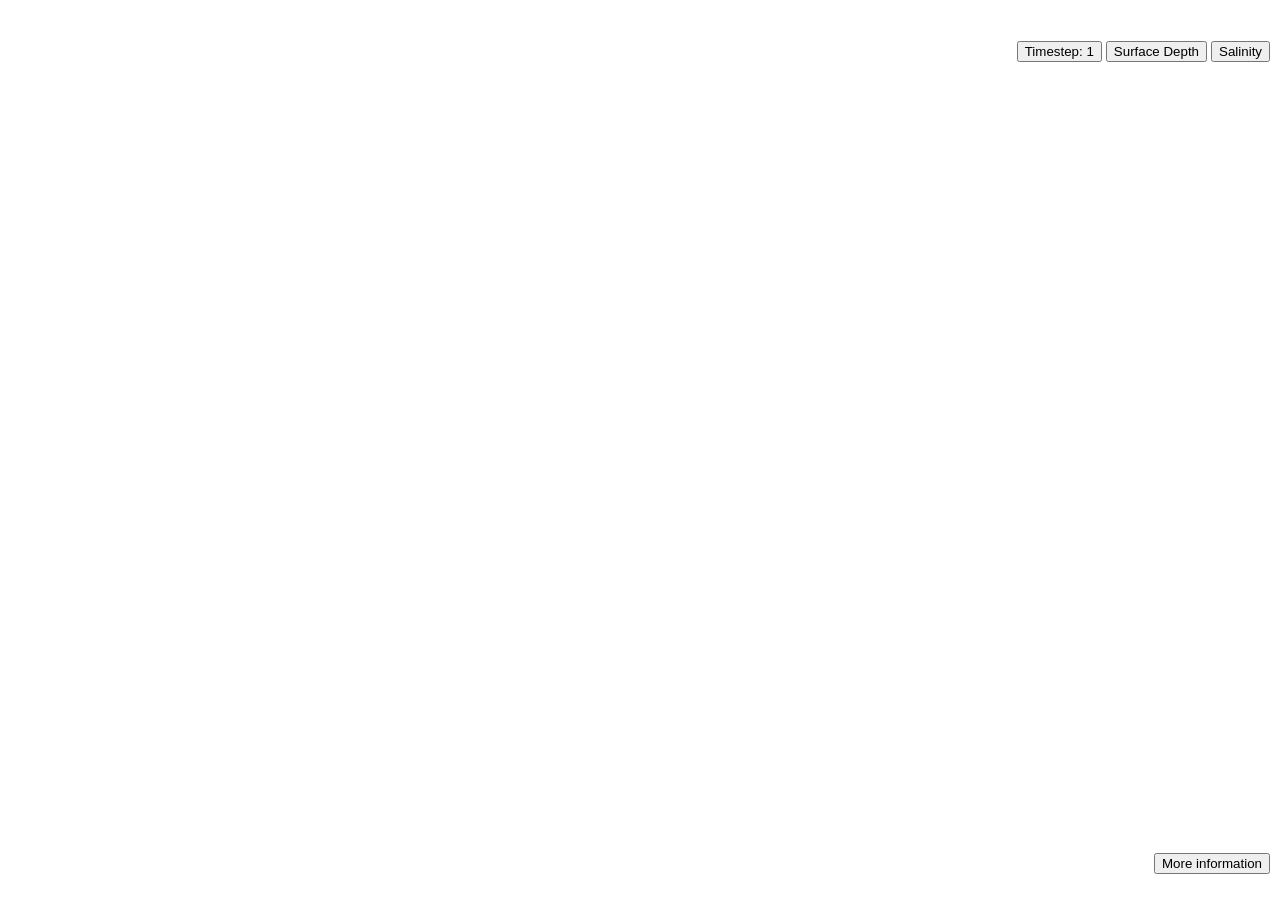
<file: projects/multivariateHydrologicalDataVisualization/multivariateHydrologicalDataVisualization.html>
<!DOCTYPE html>
<html>
  <head>
    <title>CSE 8413 Project 2</title>
    <style>
    nav
    {
        position: fixed;
        top: 25px;
        right: 10px;
        z-index: 2;
    }
    footer
    {
        position: fixed;
        bottom: 10px;
        right: 10px;
        z-index: 2;
    }
    svg
    {
        margin-left: 22%;
    }
    </style>
    <script type="text/javascript" src="https://d3js.org/d3.v3.min.js"></script>
  </head>
    <nav>
    <ul>
    <button id="timestepButton">Timestep: 1</button>
    <button id="depthButton">Surface Depth</button>
    <button id="variableButton">Salinity</button>
    </ul>
    </nav>

    <footer>
    <ul>
    <button id="infoButton">More information</button>
    </ul>
    </footer>

  <body>

    <svg id="viz" onload="initializeData();"></svg>
  </body>
<script type="text/javascript">
var p = document.getElementById("timestepButton")
var d = document.getElementById("depthButton")
var v = document.getElementById("variableButton")
var info = document.getElementById("infoButton")
var body = document.getElementById("viz")
//var s = document.getElementById("svgName")

var depth = 1
var variable = 1
var timestep = 1

var width=1000;
var height=2500;
var circleSize = 3;
var arrowRatio = 95;

var path = "https://ncp38.github.io/projects/multivariateHydrologicalDataVisualization/CSE8413data.csv";
var lines;

function initializeData()
{
    //This code segment comes from: http://stackoverflow.com/questions/6861180/how-can-you-read-a-file-line-by-line-in-javascript .
    var txtFile = new XMLHttpRequest();
    txtFile.open("GET", path, true);
    txtFile.onreadystatechange = function()
    {
      if (txtFile.readyState === 4) 
      {  // document is ready to parse.
        if (txtFile.status === 200) 
        {  // file is found
          allText = txtFile.responseText; //alert("File found");
          lines = txtFile.responseText.split("\n"); //alert("Here is the first line: " + lines[0]); 
          draw();
        }
        else
        {
          alert("File not found");
        }
      }
    }
    txtFile.send(null);
}
function draw()
{
    d3.select("#viz").remove();
    d3.select("body").append("svg").attr("id", "viz")
    var svgName = d3.select("#viz")
        .attr("width", width)
        .attr("height", height*2/3);

    var count = 0;

    //This iterates through each line in the data file.
    for(i in lines)
    {
        var lineArray = lines[i].split(', ');

        if(Math.round(lineArray[4] * 6 - 60) == timestep)
        { 
            //Note that, since this data set (unlike our assigned data set) does not have a full 3 dimensions, the z-value is not included.
            //However, to include a z-value, all I would need to do would be to treat the z-value like the timestep and allow the user to switch between z-values at will
            //by displaying only the data with the appropriate z-values.

            //Create the shapes for each variable

            //Make a point at width*(lineArray[0] - 356820)/449650, height*(lineArray[1] - 3.3327e+006)/3.445e+006

            var xPos = width*(lineArray[0] - 356820)/(449650 - 356820);
            var yPos = height*(lineArray[1] - 3.3327e+006)/(200000);

var tempCircle = svgName.append("circle");

tempCircle.attr("cx", function(v, i) {
            return xPos;
        })
tempCircle.attr("cy", function(v, i) {
            return yPos
        })
tempCircle.attr("r", function(v, i) {          
            return circleSize;
        })
tempCircle.attr("fill", function(v, i) {
            //This perceptual color mapping comes from http://colorbrewer2.org/ .
            var stringResult = ""
            //salinity variable
            if(variable == 1)
            { 
                temp = lineArray[5]/ 39.3362;
            }
            //temperature variable
            else if(variable == 2)
            { 
                temp = (lineArray[8] + 1.26656) / (19.3444 + 1.26656); 
            }
            //temperature variable
            else
            {
                stringResult = "rgb(0, 0, 0)";
                return stringResult;
            }
            //This creates a linear mapping between each of the nine steps from the color brewer perceptual mapping.
            if(temp <= 1/9)
            {
                stringResult = "rgb(247, 252, 245)";
            }
            else if(temp <= 2/9)
            {
                var a = Math.round(229 + (247-229)*(temp-1/9)*9);
                var b = Math.round(245 + (252-245)*(temp-1/9)*9);
                var c = Math.round(224 + (245-224)*(temp-1/9)*9);

                stringResult = "rgb(" + a + ", " + b + ", " + c + ")";
            }
            else if(temp <= 3/9)
            {
                var a = Math.round(199 + (229-199)*(temp-2/9)*9);
                var b = Math.round(233 + (245-233)*(temp-2/9)*9);
                var c = Math.round(192 + (224-192)*(temp-2/9)*9);

                stringResult = "rgb(" + a + ", " + b + ", " + c + ")";
            }
            else if(temp <= 4/9)
            {
                var a = Math.round(161 + (199-161)*(temp-3/9)*9);
                var b = Math.round(217 + (233-217)*(temp-3/9)*9);
                var c = Math.round(155 + (192-155)*(temp-3/9)*9);

                stringResult = "rgb(" + a + ", " + b + ", " + c + ")";
            }
            else if(temp <= 5/9)
            {
                var a = Math.round(116 + (161-116)*(temp-4/9)*9);
                var b = Math.round(196 + (217-196)*(temp-4/9)*9);
                var c = Math.round(118 + (155-118)*(temp-4/9)*9);

                stringResult = "rgb(" + a + ", " + b + ", " + c + ")";
            }
            else if(temp <= 6/9)
            {
                var a = Math.round(65 + (116-65)*(temp-5/9)*9);
                var b = Math.round(171 + (196-171)*(temp-5/9)*9);
                var c = Math.round(93 + (118-93)*(temp-5/9)*9);

                stringResult = "rgb(" + a + ", " + b + ", " + c + ")";
            }
            else if(temp <= 7/9)
            {
                var a = Math.round(35 + (65-35)*(temp-6/9)*9);
                var b = Math.round(139 + (171-139)*(temp-6/9)*9);
                var c = Math.round(69 + (93-69)*(temp-6/9)*9);

                stringResult = "rgb(" + a + ", " + b + ", " + c + ")";
            }
            else if(temp <= 8/9)
            {
                var a = Math.round((35-0)*(temp-7/9)*9);
                var b = Math.round(109 + (139-109)*(temp-7/9)*9);
                var c = Math.round(44 + (69-44)*(temp-7/9)*9);

                stringResult = "rgb(" + a + ", " + b + ", " + c + ")";
            }
            else
            {
                var a = 0;
                var b = Math.round(68 + (109-68)*(temp-8/9)*9);
                var c = Math.round(27 + (44-27)*(temp-8/9)*9);

                stringResult = "rgb(" + a + ", " + b + ", " + c + ")";
            }
            return stringResult;
        })

            //Create and display a vector (with a relative size) out of [6] (east/west current) and [7] (north/south current) centered at the circle created in the previous step.
            var quadrant = 0;

            var tempU = lineArray[6]/85.8032;
            var tempV = lineArray[7]/143.251;
            
            var tempSize = Math.sqrt(tempU * tempU + tempV * tempV)
            var fullSize = arrowRatio * circleSize * tempSize/Math.sqrt(2)

            if(tempU == 0) 
            { 
               tempU = .0001 
            }

            var tempAngle = Math.sin(tempV/tempU)

            //Create a line from x, y to x+/-cos(tempAngle), y+/-sin(tempAngle)
            if(lineArray[6] >= 0 && lineArray[7] >= 0)
            {
                //quadrant 1
                svgName.append("line")
                    .attr("x1", xPos) 
                    .attr("x2", xPos + fullSize * Math.cos(tempAngle))
                    .attr("y1", yPos)
                    .attr("y2", yPos + fullSize * Math.sin(tempAngle))
                    .style("stroke", "red")
                    .attr("stroke-width", .2)
                    .attr("marker-end", "url(\#arrow)")
            }
            else if(lineArray[6] >= 0 && lineArray[7] <= 0)
            {
                //quadrant 4
                svgName.append("line")
                    .attr("x1", xPos) 
                    .attr("x2", xPos + fullSize * Math.cos(tempAngle))
                    .attr("y1", yPos)
                    .attr("y2", yPos - fullSize * Math.sin(tempAngle))
                    .style("stroke", "red")
                    .attr("stroke-width", .2)
                    .attr("marker-end", "url(\#arrow)")
            }
            else if(lineArray[6] <= 0 && lineArray[7] >= 0)
            {
                //quadrant 2
                svgName.append("line")
                    .attr("x1", xPos) 
                    .attr("x2", xPos - fullSize * Math.cos(tempAngle))
                    .attr("y1", yPos)
                    .attr("y2", yPos + fullSize * Math.sin(tempAngle))
                    .style("stroke", "red")
                    .attr("stroke-width", .2)
                    .attr("marker-end", "url(\#arrow)")
            }
            else if(lineArray[6] <= 0 && lineArray[7] <= 0)
            {
                //quadrant 3
                svgName.append("line")
                    .attr("x1", xPos) 
                    .attr("x2", xPos - fullSize * Math.cos(tempAngle))
                    .attr("y1", yPos)
                    .attr("y2", yPos - fullSize * Math.sin(tempAngle))
                    .style("stroke", "red")
                    .attr("stroke-width", .2)
                    .attr("marker-end", "url(\#arrow)")
            }
        } 
    }
}    

p.onclick = function(e)
{
    timestep=prompt("Please enter the timestep you would like to view, from 1 to 2.\n\nNormally, there would be more timesteps available, but constraints on maximum file size keep me from uploading larger data files.  The principle, however, would be the same.","1");
    p.innerHTML="Timestep: " + timestep
    initializeData();
}

d.onclick = function(e)
{
    //depth=prompt("This data only has two positions for depth, the surface (1) and the bottom of the bay (2).","1");
    depth=prompt("This visualization contains only the data for the surface, at 1.","1");
    if(depth == 1)
    {
        d.innerHTML="Surface depth"
        depth = 1
    }
    //else
    //{
     //   d.innerHTML="Depth at the bottom of the bay"
      //  depth = 2
    //}
    initializeData();
}

v.onclick = function(e)
{
    variable=prompt("Enter 1 to display the salinity, 2 to display the temperature, or 3 to display no additional variables.","1");
    if(variable == 1)
    {
        v.innerHTML="Salinity"
    }
    else if(variable == 2)
    {
        v.innerHTML="Temperature"
    }
    else
    {
        v.innerHTML="None Selected"
    }
    initializeData();
}

info.onclick = function(e)
{
    alert("This visualization was created by Nate Phillips for CSE 8990 at Mississippi State University.\n\nThis visualization is based on hydrological data from Mobile Bay, modeled by the EFDC Model. This data contains the salinity, temperature, and water flow vector at a give point and timestep.");
}
</script>
</html>
</file>
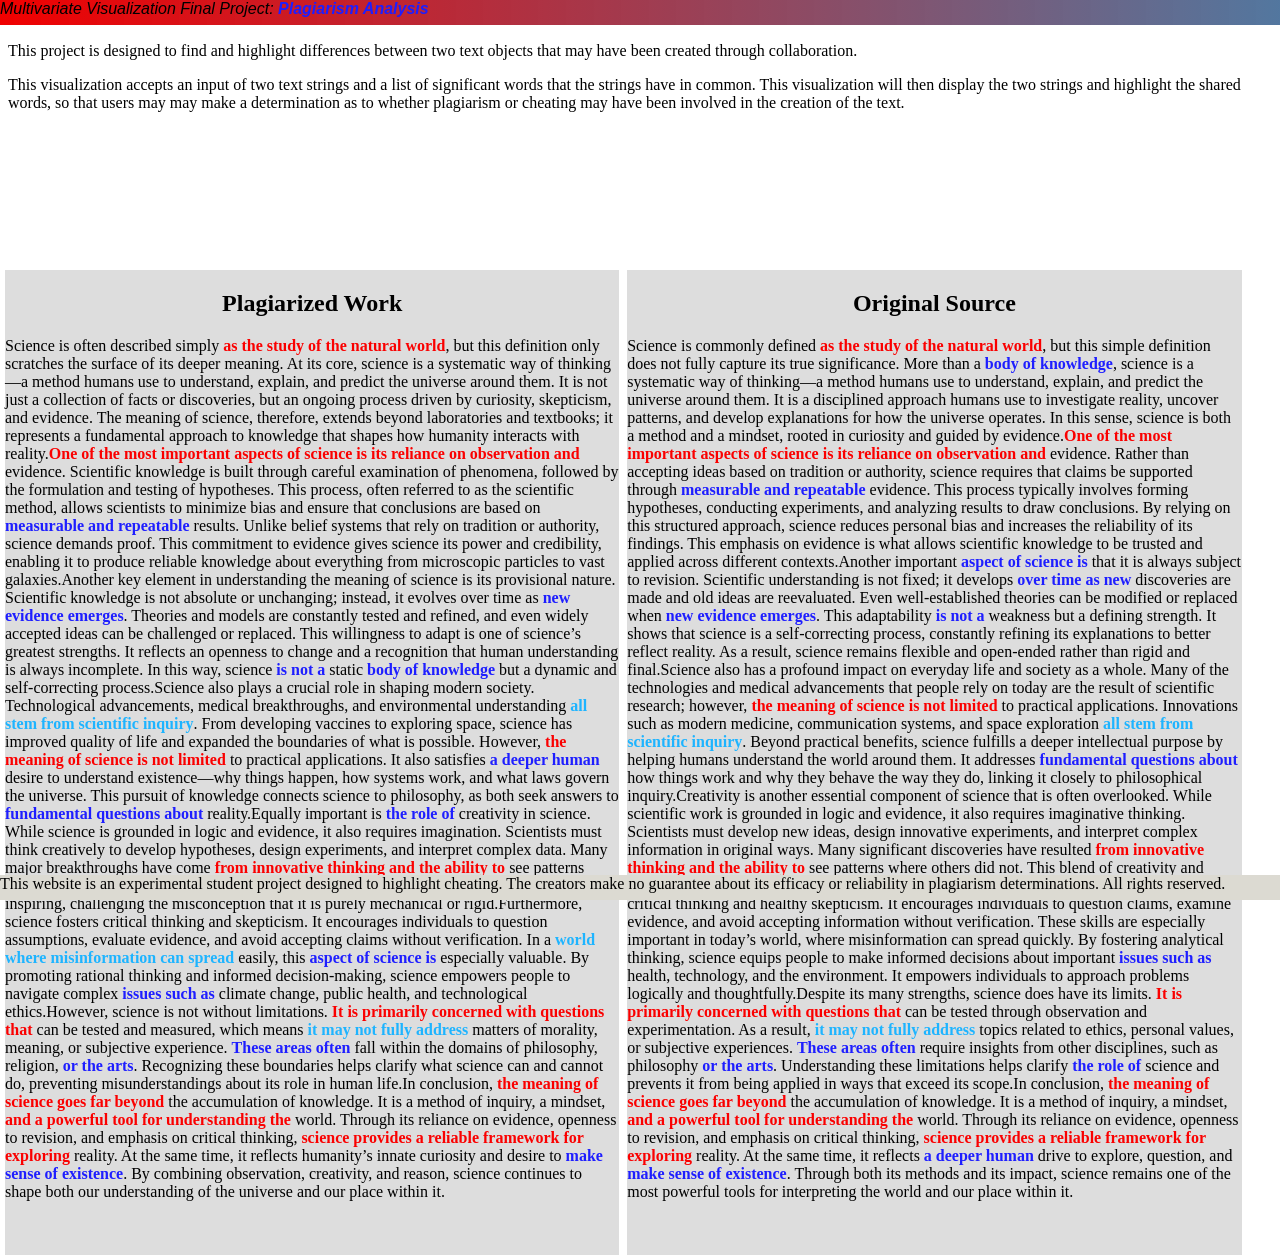
<file: projects/plagiarismDetection/plagiarismDetection.html>
<!DOCTYPE html>
<html>
<head>
<style>
ul
{
list-style-type:none;
margin:0;
padding:0;
float:right;
}
a
{
display:block;
width:230px;
background-color:#dddddd;
}
h1
{
text-align:center;
}
b
{
color: rgb(30, 30, 255);
}
b.threeOrMore
{
color: rgb(30, 180, 255);
}
b.fiveOrMore
{
color: rgb(250, 0, 0);
}
nav
{
position: fixed;
top: 25px;
right: 0px;
z-index: 2;
}
header
{
position: fixed;
height:25px;
width: 110%;
top: 0px;
left: 0px;
font-family: sans-serif;
font-style: oblique;
background: linear-gradient(to right, rgba(240, 0, 0, 1),  rgba(20, 100, 155, .8));
background-position: 0px, left;
background-repeat: no-repeat, no-repeat;
z-index: 1;
}
footer
{
position: fixed;
bottom: 0px;
left: 0px;
width: 100%;
min-height: 25px;
background-color: #dcdad2;
z-index: 1;
}
p
{

}
span
{
padding: 50px;
}
#section1
{
background-color: #dddddd;
position: absolute;
left: 5px;
top: 30%;
width:48%;
transition: color 5s, background-color 3s;
}
#section2
{
background-color: #dddddd;
position: absolute;
left: 49%;
top: 30%;
width: 48%;
transition: color 10s, background-color 3s;
}
</style>
<title>Multivariate Visualization Final Project: Plagiarism Analysis</title>
<script type="text/javascript" src="https://d3js.org/d3.v3.min.js"></script>
</head>

<footer>
This website is an experimental student project designed to highlight cheating.  The creators make no guarantee about its efficacy or reliability in plagiarism determinations.  All rights reserved.
</footer>





<body>

<header>
Multivariate Visualization Final Project: <b>Plagiarism Analysis</b>
</header>

<span></span>

<section>
<p>This project is designed to find and highlight differences between two text objects that may have been created through collaboration.</p>
<p>This visualization accepts an input of two text strings and a list of significant words that the strings have in common.  This visualization will then display the two strings and highlight the shared words, so that users may 
may make a determination as to whether plagiarism or cheating may have been involved in the creation of the text.</p>
</section>

<section id="section1">
<p>Placeholder Text</p>
</section>

<section id="section2" onload="initializeSection2();">
<p>Placeholder Text</p>
</section>

</body>
<script type="text/javascript">
var resultList = [];
var resultNumber = 0;

var resultText1 = "";
var resultText2 = "";
var plagText = "";
var plag = [];
var resultLines1 = [];
var resultLines2 = [];

var resultsFull = [];

function initializeSections()
{
    //If we want to, we could also query the user to see if they want to test different files, here.
    initializeData("text1.txt", "text2.txt", "outFile.txt");
}

function initializeData(section1Path, section2Path, plagPath)
{ 
    var temp = 0;
    //This code segment comes from: http://stackoverflow.com/questions/6861180/how-can-you-read-a-file-line-by-line-in-javascript .
    var txtFile = new XMLHttpRequest();
    txtFile.open("GET", section1Path, true);
    txtFile.onreadystatechange = function()
    {
      if (txtFile.readyState === 4) 
      {  // document is ready to parse.
        if (txtFile.status === 200) 
        {  // file is found
        resultText1 = txtFile.responseText; //alert("File found");
        resultLines1 = txtFile.responseText.split("\n"); //alert("Here is the first line: " + lines[0]); 
        var txtFile1 = new XMLHttpRequest();
        txtFile1.open("GET", section2Path, true);
        txtFile1.onreadystatechange = function()
        {
          if (txtFile1.readyState === 4) 
          {  // document is ready to parse.
            if (txtFile1.status === 200) 
            {  // file is found
              resultText2 = txtFile1.responseText; //alert("File found");
              resultLines2 = txtFile1.responseText.split("\n"); //alert("Here is the first line: " + lines[0]); 
              var txtFile3 = new XMLHttpRequest();
                txtFile3.open("GET", plagPath, true);
                txtFile3.onreadystatechange = function()
                {
                  if (txtFile3.readyState === 4) 
                  {  // document is ready to parse.
                    if (txtFile3.status === 200) 
                    {  // file is found
                      plagText = txtFile3.responseText; //alert("File found");
                      plag = txtFile3.responseText.split("\n"); //alert("Here is the first line: " + lines[0]);
                        
                        for (t in resultLines1)
                        {
                            if(t == 0)
                            {
                                resultsFull[0] = resultLines1[t];
                            }
                            else
                            {
                                resultsFull[0] = resultsFull[0] + resultLines1[t];
                            }
                        }
                        for (t in resultLines2)
                        {
                            if(t == 0)
                            {
                                resultsFull[1] = resultLines2[t];
                            }
                            else
                            {
                                resultsFull[1] = resultsFull[1] + resultLines2[t];
                            }
                        }
                      initialize();
                    }
                    else
                    {
                      alert("File 3 not found");
                    }
                  }
                }
                txtFile3.send(null);
            }
            else
            {
              alert("File 2 not found");
            }
          }
        }
        txtFile1.send(null);
        }
        else
        {
          alert("File 1 not found");
        }
      }
    }
    txtFile.send(null);
       
}

function initialize()
{
    var sectionList = [];
    var section1 = document.getElementById("section1");
    var section2 = document.getElementById("section2");
    
    sectionList[0] = section1;
    sectionList[1] = section2;
    
    var j = 0;
    
    while(j <= 1)
    {   //This clears out any html stuff still in the input.
        var resultText =resultsFull[j].replace(/<\/?[^>]+(>|$)/g, "");
    
        plag.forEach(function(input) {
        if(input != "" && input.substring(0, 1) != "<")
        { 
            //Information on how to find the number of spaces in a string comes from: http://stackoverflow.com/questions/881085/count-the-number-of-occurences-of-a-character-in-a-string-in-javascript
            var a = (input.split(" ").length - 1);
            a = a + 1; //This makes a equal to the number of words in the input.
            if(a < 5)
            {
                //Note that, currently, this does not deal with things in quotes.
                input = input.charAt(0).toUpperCase() + input.slice(1);
                resultText = resultText.replace("" + input + " ", "<b>" + input + "</b> ");
                resultText = resultText.replace("" + input + ". ", "<b>" + input + "</b>. ");
                resultText = resultText.replace("" + input + ", ", "<b>" + input + "</b>, ");
                resultText = resultText.replace("" + input + "? ", "<b>" + input + "</b>? ");
                resultText = resultText.replace("" + input + "! ", "<b>" + input + "</b>! ");
                resultText = resultText.replace("" + input + "; ", "<b>" + input + "</b>; ");
                resultText = resultText.replace("" + input + "- ", "<b>" + input + "</b>- ");
    
                input = input.charAt(0).toLowerCase() + input.slice(1);
                resultText = resultText.replace("" + input + " ", "<b>" + input + "</b> ");
                resultText = resultText.replace("" + input + ". ", "<b>" + input + "</b>. ");
                resultText = resultText.replace("" + input + ", ", "<b>" + input + "</b>, ");
                resultText = resultText.replace("" + input + "? ", "<b>" + input + "</b>? ");
                resultText = resultText.replace("" + input + "! ", "<b>" + input + "</b>! ");
                resultText = resultText.replace("" + input + "; ", "<b>" + input + "</b>; ");
                resultText = resultText.replace("" + input + "- ", "<b>" + input + "</b>- ");
            }
            else if(a < 7)
            {
                input = input.charAt(0).toUpperCase() + input.slice(1);
                resultText = resultText.replace(" " + input + " ", '<b class="threeOrMore">' + input + "</b> ");
                resultText = resultText.replace(" " + input + ". ", '<b class="threeOrMore">' + input + "</b>. ");
                resultText = resultText.replace(" " + input + ", ", '<b class="threeOrMore">' + input + "</b>, ");
                resultText = resultText.replace(" " + input + "? ", '<b class="threeOrMore">' + input + "</b>? ");
                resultText = resultText.replace(" " + input + "! ", '<b class="threeOrMore">' + input + "</b>! ");
                resultText = resultText.replace(" " + input + "; ", '<b class="threeOrMore">' + input + "</b>; ");
                resultText = resultText.replace(" " + input + "- ", '<b class="threeOrMore">' + input + "</b>- ");
    
                input = input.charAt(0).toLowerCase() + input.slice(1);
                resultText = resultText.replace("" + input + " ", '<b class="threeOrMore">' + input + "</b> ");
                resultText = resultText.replace("" + input + ". ", '<b class="threeOrMore">' + input + "</b>. ");
                resultText = resultText.replace("" + input + ", ", '<b class="threeOrMore">' + input + "</b>, ");
                resultText = resultText.replace("" + input + "? ", '<b class="threeOrMore">' + input + "</b>? ");
                resultText = resultText.replace("" + input + "! ", '<b class="threeOrMore">' + input + "</b>! ");
                resultText = resultText.replace("" + input + "; ", '<b class="threeOrMore">' + input + "</b>; ");
                resultText = resultText.replace("" + input + "- ", '<b class="threeOrMore">' + input + "</b>- ");
            }
            else
            {
                input = input.charAt(0).toUpperCase() + input.slice(1);
                resultText = resultText.replace("" + input + " ", '<b class="fiveOrMore">' + input + "</b> ");
                resultText = resultText.replace("" + input + ". ", '<b class="fiveOrMore">' + input + "</b>. ");
                resultText = resultText.replace("" + input + ", ", '<b class="fiveOrMore">' + input + "</b>, ");
                resultText = resultText.replace("" + input + "? ", '<b class="fiveOrMore">' + input + "</b>? ");
                resultText = resultText.replace("" + input + "! ", '<b class="fiveOrMore">' + input + "</b>! ");
                resultText = resultText.replace("" + input + "; ", '<b class="fiveOrMore">' + input + "</b>; ");
                resultText = resultText.replace("" + input + "-", '<b class="fiveOrMore">' + input + "</b>- ");
    
                input = input.charAt(0).toLowerCase() + input.slice(1);
                resultText = resultText.replace("" + input + " ", '<b class="fiveOrMore">' + input + "</b> ");
                resultText = resultText.replace("" + input + ". ", '<b class="fiveOrMore">' + input + "</b>. ");
                resultText = resultText.replace("" + input + ", ", '<b class="fiveOrMore">' + input + "</b>, ");
                resultText = resultText.replace("" + input + "? ", '<b class="fiveOrMore">' + input + "</b>? ");
                resultText = resultText.replace("" + input + "! ", '<b class="fiveOrMore">' + input + "</b>! ");
                resultText = resultText.replace("" + input + "; ", '<b class="fiveOrMore">' + input + "</b>; ");
                resultText = resultText.replace("" + input + "-", '<b class="fiveOrMore">' + input + "</b>- ");
            }
        }
        
        })
        var tempText = "Plagiarized Work";
        if(j == 1)
        {
            tempText = "Original Source";
        }
        sectionList[j].innerHTML = "<h1>" + tempText + "</h1>" + resultText + "<br></br><br></br>";
        j++;
    }
    
}

window.onload = initializeSections;
</script>
</html>
</file>
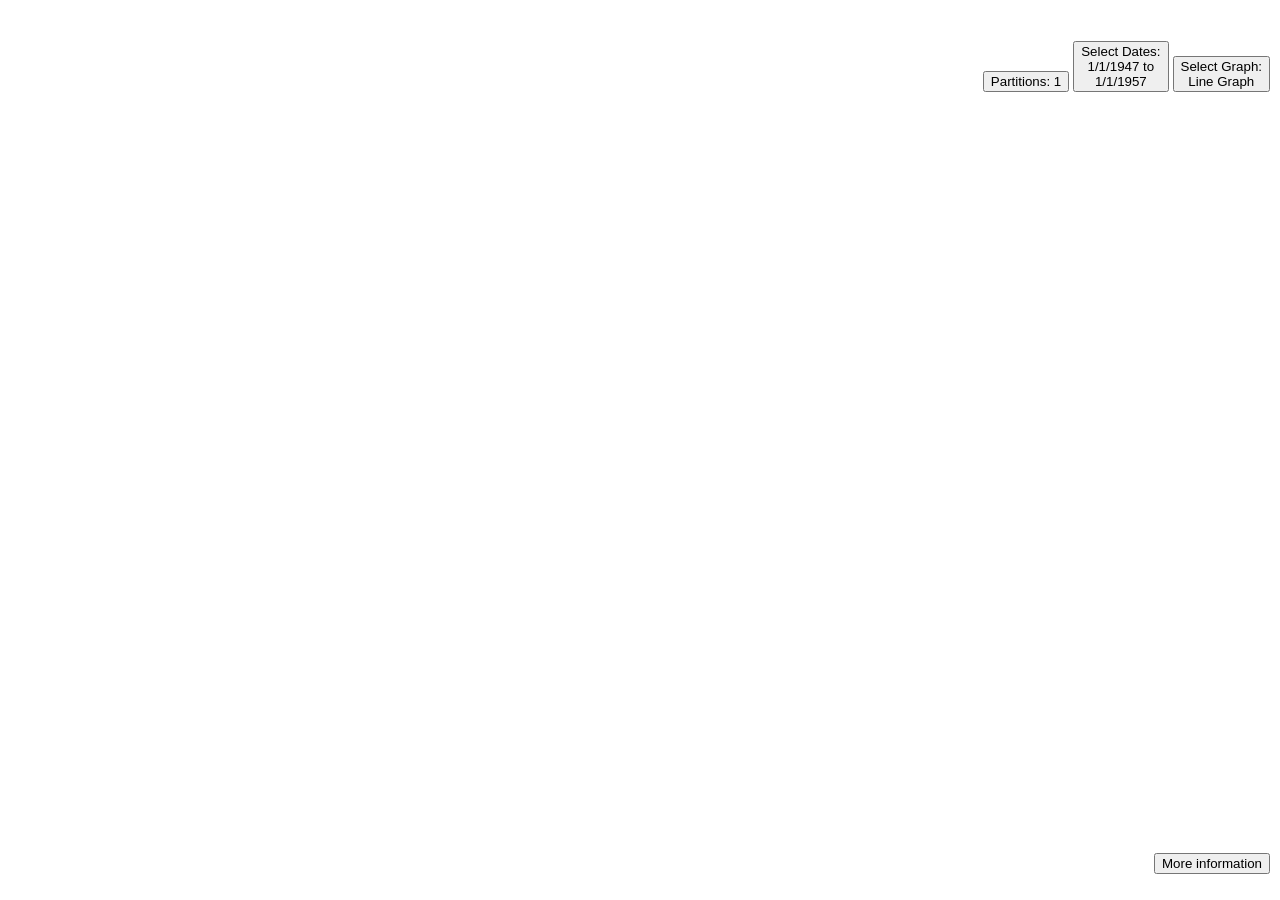
<file: projects/radialDataVisualization/finalProject.html>
<!DOCTYPE html>
<html>
  <head>
    <title>CSE 8413 Final Project</title>
    <style>
    nav
    {
        position: fixed;
        top: 25px;
        right: 10px;
        z-index: 2;
    }
    footer
    {
        position: fixed;
        bottom: 10px;
        right: 10px;
        z-index: 2;
    }
    svg
    {
        position: fixed;
        top: 10px;
        left: 10px;
        margin-left: 10%;
        width: 70%
        height: 75%
    }
    path 
    {
	stroke: red;
	stroke-width: 2;
	fill: none;
    }

    line 
    {
	stroke: black;
    }

    text 
    {
        font-family: Arial;
        font-size: 9pt;
    }

    div.tooltip 
    {   
        position: absolute;           
        text-align: center;           
        width: 60px;                  
        height: 56px;                 
        padding: 2px;             
        font: 12px sans-serif;        
        background: lightsteelblue;   
        border: 0px;      
        border-radius: 8px;           
        pointer-events: none;         
    }

    circle 
    {
        opacity: .5;
    }
    </style>
    <script type="text/javascript" src="https://d3js.org/d3.v3.min.js"></script>
  </head>
    <nav>
    <ul>
    <button id="detailButton">Partitions: 1</button>
    <button id="dateButton">Select Dates:<br/>1/1/1947 to<br/>1/1/1957</button>
    <button id="typeButton">Select Graph:<br/>Line Graph</button>
    </ul>
    </nav>

    <footer>
    <ul>
    <button id="infoButton">More information</button>
    </ul>
    </footer>

  <body>

    <svg id="viz" onload="initializeData();"></svg>
  </body>
<script type="text/javascript">
var p = document.getElementById("detailButton")
var d = document.getElementById("dateButton")
var v = document.getElementById("typeButton")
var info = document.getElementById("infoButton")
var body = document.getElementById("viz")

var startDate = new Date(1947, 0, 1);
var endDate = new Date(1957, 0, 1);
var lineGraph = 1;
var detail = 1;

var width=1000;
var height=2500;
var circleSize = 3;
var arrowRatio = 95;

var path = "https://ncp38.github.io/projects/radialDataVisualization/USCPIData.csv";
var lines;

var totalX = [];

function getTime(xLength, value)
{
    var numMonths = startDate.getMonth();
    var numYears = startDate.getYear();

    value = value + totalX[xLength];

    while(value + numMonths >= 12)
    {
        numYears++;
        value = value -12;
    }
    numMonths = numMonths + value;

    var result = new Date(numYears, numMonths, 1);

    return result;
}

function initializeData()
{ 
    //This code segment comes from: https://stackoverflow.com/questions/6861180/how-can-you-read-a-file-line-by-line-in-javascript .
    var txtFile = new XMLHttpRequest();
    txtFile.open("GET", path, true);
    txtFile.onreadystatechange = function()
    {
      if (txtFile.readyState === 4) 
      {  // document is ready to parse.
        if (txtFile.status === 200) 
        {  // file is found
          allText = txtFile.responseText; //alert("File found");
          lines = txtFile.responseText.split("\n"); //alert("Here is the first line: " + lines[0]); 
          draw();
        }
        else
        {
          alert("File not found");
        }
      }
    }
    txtFile.send(null);
    //draw();
}

function draw()
{
    //This assumes that the user has the window in full screen mode.
    var w = Math.floor(document.documentElement.clientWidth *.6);//400
    var h = Math.floor(document.documentElement.clientHeight * .8);//200

    d3.select("#viz").remove();
    d3.select("body").append("svg").attr("id", "viz")
    var svgName = d3.select("#viz")
        .attr("width", w)
        .attr("height", h);

    var formatTime = d3.time.format("%x");

    var count = 0;
    
    var data = []
    var time = []
    
    var div = d3.select("body").append("div")   
    .attr("class", "tooltip")               
    .style("opacity", 0);

    //This iterates through each line in the data file.
    for(i in lines)
    {
        if(i == 0)
        {
            i++;
        }
        var lineArray = lines[i].split(',');
        
        var dateLine = lineArray[0].split('/');

        currentDate = new Date(dateLine[2], dateLine[0], 1);

        if(currentDate >= startDate)
        {
            if(currentDate <= endDate)
            {
                 //This data should be graphed.
                 data.push(lineArray[1]);
                 time.push(currentDate); 
            }
        }
    }

    var maxValue = Math.max.apply(Math, data);

    if(lineGraph == 1)
    {
        var vis = d3.select("#viz")
        .attr("width", w * 1.05)
        .attr("height", h * 1.05)
        
        var g = vis.append("svg:g")
        .attr("transform", "translate(0, " + h + ")");

        var circleGroup0 = g.append("g");   
        var circleGroup1 = g.append("g");
        var circleGroup2 = g.append("g");
        var circleGroup3 = g.append("g");
        var circleGroup4 = g.append("g");
        var circleGroup5 = g.append("g");
        var circleGroup6 = g.append("g");
        var circleGroup7 = g.append("g");
        var circleGroup8 = g.append("g");   
        var circleGroup9 = g.append("g");  

        var textMargin = 10;
        var counter = 0;

        totalX[0] = 0;

        //This code segment is based off of: http://stackoverflow.com/questions/9181188/splice-an-array-in-half-no-matter-the-size .
        var split_length = Math.ceil(data.length / detail); 
 
        while(counter < detail)
        {
            var hTemp = Math.floor(h/detail) * (1 + counter);

            //This code is based off of http://www.janwillemtulp.com/2011/04/01/tutorial-line-chart-in-d3/ .

            var dataTemp = data.splice(0, split_length); 

            var yMargin = 4;
            margin = 20,
                y = d3.scale.linear().domain([0, maxValue]).range([counter * Math.floor(h/detail) + yMargin, (1 + counter) * Math.floor(h/detail) - yMargin]),
                    x = d3.scale.linear().domain([0, dataTemp.length]).range([0 + margin, w - margin])
                    
                    //timeValue = d3.scale.linear().domain([d3.min(time), d3.max(time)]).range([0 + margin, w - margin])
                    
            textMargin = w * .055;
            
            var line = d3.svg.line()
            .x(function(d,i) { return (textMargin + x(i)); })
            .y(function(d) { return -1 * y(d); })

            g.append("svg:path").attr("d", line(dataTemp));

            //The code for the tooltips is based on: http://www.d3noob.org/2013/01/adding-tooltips-to-d3js-graph.html .
            switch (counter)
            {
            case 0:
                circleGroup0.selectAll("circle")
                .data(dataTemp)
                .enter().append("circle")
                .style("stroke", "gray")
                .style("fill", "black")
                .attr("r", 2)
                .attr("cx", function(d, i){ return (textMargin + x(i)); })
                .attr("cy", function(d) { return -1 * y(d); })
                .on("mouseover", function(d, i) {  div.html("Time: " + formatTime(getTime(0, i)) + "\nValue: " + d);    
                    div.transition()        
                        .duration(200)      
                        .style("opacity", .9);      
                    div .style("left", (d3.event.pageX) + "px")     
                        .style("top", (d3.event.pageY - 28) + "px");    
                        })                  
                .on("mouseout", function(d) {       
                    div.transition()        
                        .duration(300)      
                        .style("opacity", 0);   
                });
              break;
            case 1:
              circleGroup1.selectAll("circle")
                .data(dataTemp)
                .enter().append("circle")
                .style("stroke", "gray")
                .style("fill", "black")
                .attr("r", 2)
                .attr("cx", function(d, i){ return (textMargin + x(i)); })
                .attr("cy", function(d) { return -1 * y(d); })
                .on("mouseover", function(d, i) {  div.html("Time: " + formatTime(getTime(1, i)) + "\nValue: " + d);    
                    div.transition()        
                        .duration(200)      
                        .style("opacity", .9);      
                    div .style("left", (d3.event.pageX) + "px")     
                        .style("top", (d3.event.pageY - 28) + "px");    
                        })                  
                .on("mouseout", function(d) {       
                    div.transition()        
                        .duration(300)      
                        .style("opacity", 0);   
                });
              break;
            case 2:
              circleGroup2.selectAll("circle")
                .data(dataTemp)
                .enter().append("circle")
                .style("stroke", "gray")
                .style("fill", "black")
                .attr("r", 2)
                .attr("cx", function(d, i){ return (textMargin + x(i)); })
                .attr("cy", function(d) { return -1 * y(d); })
                .on("mouseover", function(d, i) {  div.html("Time: " + formatTime(getTime(2, i)) + "\nValue: " + d);    
                    div.transition()        
                        .duration(200)      
                        .style("opacity", .9);      
                    div .style("left", (d3.event.pageX) + "px")     
                        .style("top", (d3.event.pageY - 28) + "px");    
                        })                  
                .on("mouseout", function(d) {       
                    div.transition()        
                        .duration(300)      
                        .style("opacity", 0);   
                });
              break;
            case 3:
              circleGroup3.selectAll("circle")
                .data(dataTemp)
                .enter().append("circle")
                .style("stroke", "gray")
                .style("fill", "black")
                .attr("r", 2)
                .attr("cx", function(d, i){ return (textMargin + x(i)); })
                .attr("cy", function(d) { return -1 * y(d); })
                .on("mouseover", function(d, i) {  div.html("Time: " + formatTime(getTime(3, i)) + "\nValue: " + d);    
                    div.transition()        
                        .duration(200)      
                        .style("opacity", .9);      
                    div .style("left", (d3.event.pageX) + "px")     
                        .style("top", (d3.event.pageY - 28) + "px");    
                        })                  
                .on("mouseout", function(d) {       
                    div.transition()        
                        .duration(300)      
                        .style("opacity", 0);   
                });
              break;
            case 4:
              circleGroup4.selectAll("circle")
                .data(dataTemp)
                .enter().append("circle")
                .style("stroke", "gray")
                .style("fill", "black")
                .attr("r", 2)
                .attr("cx", function(d, i){ return (textMargin + x(i)); })
                .attr("cy", function(d) { return -1 * y(d); })
                .on("mouseover", function(d, i) {  div.html("Time: " + formatTime(getTime(4, i)) + "\nValue: " + d);    
                    div.transition()        
                        .duration(200)      
                        .style("opacity", .9);      
                    div .style("left", (d3.event.pageX) + "px")     
                        .style("top", (d3.event.pageY - 28) + "px");    
                        })                  
                .on("mouseout", function(d) {       
                    div.transition()        
                        .duration(300)      
                        .style("opacity", 0);   
                });
              break;
            case 5:
              circleGroup5.selectAll("circle")
                .data(dataTemp)
                .enter().append("circle")
                .style("stroke", "gray")
                .style("fill", "black")
                .attr("r", 2)
                .attr("cx", function(d, i){ return (textMargin + x(i)); })
                .attr("cy", function(d) { return -1 * y(d); })
                .on("mouseover", function(d, i) {  div.html("Time: " + formatTime(getTime(5, i)) + "\nValue: " + d);    
                    div.transition()        
                        .duration(200)      
                        .style("opacity", .9);      
                    div .style("left", (d3.event.pageX) + "px")     
                        .style("top", (d3.event.pageY - 28) + "px");    
                        })                  
                .on("mouseout", function(d) {       
                    div.transition()        
                        .duration(300)      
                        .style("opacity", 0);   
                });
              break;
            case 6:
              circleGroup6.selectAll("circle")
                .data(dataTemp)
                .enter().append("circle")
                .style("stroke", "gray")
                .style("fill", "black")
                .attr("r", 2)
                .attr("cx", function(d, i){ return (textMargin + x(i)); })
                .attr("cy", function(d) { return -1 * y(d); })
                .on("mouseover", function(d, i) {  div.html("Time: " + formatTime(getTime(6, i)) + "\nValue: " + d);    
                    div.transition()        
                        .duration(200)      
                        .style("opacity", .9);      
                    div .style("left", (d3.event.pageX) + "px")     
                        .style("top", (d3.event.pageY - 28) + "px");    
                        })                  
                .on("mouseout", function(d) {       
                    div.transition()        
                        .duration(300)      
                        .style("opacity", 0);   
                });
              break;
            case 7:
              circleGroup7.selectAll("circle")
                .data(dataTemp)
                .enter().append("circle")
                .style("stroke", "gray")
                .style("fill", "black")
                .attr("r", 2)
                .attr("cx", function(d, i){ return (textMargin + x(i)); })
                .attr("cy", function(d) { return -1 * y(d); })
                .on("mouseover", function(d, i) {  div.html("Time: " + formatTime(getTime(7, i)) + "\nValue: " + d);    
                    div.transition()        
                        .duration(200)      
                        .style("opacity", .9);      
                    div .style("left", (d3.event.pageX) + "px")     
                        .style("top", (d3.event.pageY - 28) + "px");    
                        })                  
                .on("mouseout", function(d) {       
                    div.transition()        
                        .duration(300)      
                        .style("opacity", 0);   
                });
              break;
            case 8:
              circleGroup8.selectAll("circle")
                .data(dataTemp)
                .enter().append("circle")
                .style("stroke", "gray")
                .style("fill", "black")
                .attr("r", 2)
                .attr("cx", function(d, i){ return (textMargin + x(i)); })
                .attr("cy", function(d) { return -1 * y(d); })
                .on("mouseover", function(d, i) {  div.html("Time: " + formatTime(getTime(8, i)) + "\nValue: " + d);    
                    div.transition()        
                        .duration(200)      
                        .style("opacity", .9);      
                    div .style("left", (d3.event.pageX) + "px")     
                        .style("top", (d3.event.pageY - 28) + "px");    
                        })                  
                .on("mouseout", function(d) {       
                    div.transition()        
                        .duration(300)      
                        .style("opacity", 0);   
                });
              break;
            case 9:
              circleGroup9.selectAll("circle")
                .data(dataTemp)
                .enter().append("circle")
                .style("stroke", "gray")
                .style("fill", "black")
                .attr("r", 2)
                .attr("cx", function(d, i){ return (textMargin + x(i)); })
                .attr("cy", function(d) { return -1 * y(d); })
                .on("mouseover", function(d, i) {  div.html("Time: " + formatTime(getTime(9, i)) + "\nValue: " + d);    
                    div.transition()        
                        .duration(200)      
                        .style("opacity", .9);      
                    div .style("left", (d3.event.pageX) + "px")     
                        .style("top", (d3.event.pageY - 28) + "px");    
                        })                  
                .on("mouseout", function(d) {       
                    div.transition()        
                        .duration(300)      
                        .style("opacity", 0);   
                });
              break;
            }
            
            totalX.push((Math.max.apply(Math, totalX) + dataTemp.length));
            
            g.append("svg:line")
            .attr("x1", textMargin + x(0))
            .attr("y1", -1 * y(0))
            .attr("x2", textMargin + x(dataTemp.length))
            .attr("y2", -1 * y(0))
            
            g.append("svg:line")
            .attr("x1", textMargin + x(0))
            .attr("y1", -1 * y(0))
            .attr("x2", textMargin + x(0))
            .attr("y2", -1 * y(maxValue))
            
            g.selectAll(".yLabel")
            .data(y.ticks(4))
            .enter().append("svg:text")
            .text(String)
            .attr("x", textMargin )
            .attr("y", function(d) { return -1 * y(d) - 6 })
            .attr("text-anchor", "right")
            .attr("dy", 4)
            
            g.selectAll(".yTicks")
            .data(y.ticks(4))
            .enter().append("svg:line")
            .attr("y1", function(d) { return -1 * y(d); })
            .attr("x1", textMargin + 2)
            .attr("y2", function(d) { return -1 * y(d); })
            .attr("x2", textMargin + x(0))


            if(counter == 0)
            {
                g.selectAll(".xTicks")
                .data(x.ticks(5))
                .enter().append("svg:line")
                .attr("class", "xTicks")
                .attr("x1", function(d) { return (textMargin + x(d)); })
                .attr("y1", -1 * y(0))
                .attr("x2", function(d) { return (textMargin + x(d)); })
                .attr("y2", -1 * 2)
                
                g.selectAll(".xLabel")
                .data(x.ticks(5))
                .enter().append("svg:text")
                .attr("class", "xLabel")
                .text(String)
                .attr("x", function(d) { return (textMargin + x(d)) })
                .attr("y", 10)
                .attr("text-anchor", "middle")
            }

            if(data.length - split_length < 0)
            {
                split_length = data.length;
            }

            counter++;
        }

            vis.append("text")
            .attr("x", w/2)
            .attr("y", h + 40)
            .attr("text-anchor", "middle")
            .style("font-size","24px")
            .text("Timesteps (in months)")
            
            g.selectAll(".yTicks")
            .data(y.ticks(4))
            .enter().append("svg:line")
            .attr("class", "yTicks")
            .attr("y1", function(d) { return -1 * y(d); })
            .attr("x1", textMargin + 2)
            .attr("y2", function(d) { return -1 * y(d); })
            .attr("x2", textMargin + x(0))

            vis.append("text")
            .attr("transform", "rotate(-90)")
            .attr("y", 0 + textMargin/2)
            .attr("x", -1 * h/2)
            .attr("text-anchor", "middle")
            .style("font-size","24px")
            .text("Consumer Price Index")
    }
    else //Circle graph
    {
         var vis = d3.select("#viz")
        .attr("width", w * 1.05)
        .attr("height", h * 1.05)
        
        var g = vis.append("svg:g")
        .attr("transform", "translate(0, " + h + ")");

        var circleGroup0 = g.append("g");   
        var circleGroup1 = g.append("g");
        var circleGroup2 = g.append("g");
        var circleGroup3 = g.append("g");
        var circleGroup4 = g.append("g");
        var circleGroup5 = g.append("g");
        var circleGroup6 = g.append("g");
        var circleGroup7 = g.append("g");
        var circleGroup8 = g.append("g");   
        var circleGroup9 = g.append("g");  

        var textMargin = 10;
        var counter = 0;

        totalX[0] = 0;
        var dataset = [1, 2, 3];
        var circleRadius = 1;

        var firstOffset = 10;

        if(h > w)
        {
            circleRadius = (w * .9) / 2;
        }
        else
        {
            circleRadius = (h * .9) / 2;
        }

                g.selectAll("circle")
                .data(dataset)
                .enter().append("circle")
                .style("stroke", "blue")
                .style("fill", "blue")
                .style("pointer-events", "none")
                .attr("r", circleRadius)
                .style("opacity", .3)
                .attr("cx", function(d, i){ return (w/2); })
                .attr("cy", function(d) { return -1 * h/2; });

                /*var innerCircle = g.append("circle")
                .style("stroke", "black")
                .style("fill", "white")
                .style("pointer-events", "none")
                .attr("r", firstOffset)
                .style("opacity", 1)
                .attr("cx", function(d, i){ return (w/2); })
                .attr("cy", function(d) { return -1 * h/2; });*/

        //This code segment is based off of: http://stackoverflow.com/questions/9181188/splice-an-array-in-half-no-matter-the-size .
        var split_length = Math.ceil(data.length / detail);  
        
        //cx: w/2
        //cy: -1 * h/2
        //inner ring radius: counter * Math.floor((circleRadius - firstOffset)/detail) + firstOffset
        //outer ring radius: (1 + counter) * Math.floor((circleRadius - firstOffset)/detail) + firstOffset
        
        while(counter < detail)
        {
            var hTemp = Math.floor((circleRadius - firstOffset)/detail) * (1 + counter) + firstOffset;

            //This code is based off of http://www.janwillemtulp.com/2011/04/01/tutorial-line-chart-in-d3/ .

            var dataTemp = data.splice(0, split_length); 

            var yMargin = 4;
            var innerRadius = counter * Math.floor((circleRadius - firstOffset)/detail) + firstOffset;

            margin = 20,
                y = d3.scale.linear().domain([0, (maxValue + 10)]).range([counter * Math.floor((circleRadius - firstOffset)/detail) + firstOffset, (1 + counter) * Math.floor((circleRadius - firstOffset)/detail) + firstOffset]),
                    x = d3.scale.linear().domain([0, dataTemp.length]).range([0 + margin, w - margin])
                    
                    
            textMargin = w * .055;
            
            var line = d3.svg.line()
            .x(function(d,i) 
               { 
                   var yPos = y(d);
                   var xPos = i;
                   
                   //Calculate angle
                   var angle = xPos / (split_length - 1) * 2 * Math.PI;
                   
                   var distance = yPos;// + innerRadius;
                   
                   var xResult = w/2 + distance * Math.cos(angle);
                   return xResult; 
               })
            .y(function(d,i) 
               { 
                   var yPos = y(d);
                   var xPos = i;
                   
                   //Calculate angle
                   var angle = xPos / (split_length - 1) * 2 * Math.PI;
                   
                   var distance = yPos;// + innerRadius;
                   
                   var yResult = h/2 + distance * Math.sin(angle);
                   return -1 * yResult; 
               })

                var lowerCircle = g.append("circle")
                .style("stroke", "black")
                .style("fill", "rgba(0, 0, 0, 0)")
                .style("pointer-events", "none")
                .attr("r", (counter * Math.floor((circleRadius - firstOffset)/detail) + firstOffset))
                .style("opacity", 1)
                .attr("cx", function(d, i){ return (w/2); })
                .attr("cy", function(d) { return -1 * h/2; });

                var radiusAxisLine = g.append("svg:line")
                .attr("x1", w/2)
                .attr("y1", -h/2 + 1 * (counter * Math.floor((circleRadius - firstOffset)/detail) + firstOffset))
                .attr("x2", w/2)
                .attr("y2", -h/2 + 1 * ((1 + counter) * Math.floor((circleRadius - firstOffset)/detail) + firstOffset))

                var radiusTicks = g.selectAll(".yTicks")
                .data(y.ticks(5))
                .enter().append("svg:line")
                .attr("y1", function(d) { return -h/2 +1 * y(d); })
                .attr("x1", w/2 - 11)
                .attr("y2", function(d) { return -h/2 +1 * y(d); })
                .attr("x2", w/2 + 11)

                g.selectAll(".yLabel")
                .data(y.ticks(5))
                .enter().append("svg:text")
                .text(String)
                .attr("x", w/2 + 2 )
                .attr("y", function(d) { return -h/2 +1 * y(d); })
                .attr("text-anchor", "right")
                .attr("dy", 4)
                .attr("dx", 10)


            g.append("svg:path").attr("d", line(dataTemp));

            totalX.push((Math.max.apply(Math, totalX) + dataTemp.length));
            
            //The code for the tooltips is based on: http://www.d3noob.org/2013/01/adding-tooltips-to-d3js-graph.html .
            switch (counter)
            {
            case 0:
                circleGroup0.selectAll("circle")
                .data(dataTemp)
                .enter().append("circle")
                .style("stroke", "gray")
                .style("fill", "black")
                .attr("r", 2)
                .attr("cx", function(d,i) 
                   { 
                       var yPos = y(d);
                       var xPos = i;
                       
                       //Calculate angle
                       var angle = xPos / (split_length - 1) * 2 * Math.PI;
                       
                       var distance = yPos;// + innerRadius;
                       
                       var xResult = w/2 + distance * Math.cos(angle);
                       return xResult; 
                   })
                .attr("cy", function(d,i) 
                   { 
                       var yPos = y(d);
                       var xPos = i;
                       
                       //Calculate angle
                       var angle = xPos / (split_length - 1) * 2 * Math.PI;
                       
                       var distance = yPos;// + innerRadius;
                       
                       var yResult = h/2 + distance * Math.sin(angle);
                       return -1 * yResult; 
                   })
                .on("mouseover", function(d, i) {  div.html("Time: " + formatTime(getTime(0, i)) + "\nValue: " + d);    
                    div.transition()        
                        .duration(200)      
                        .style("opacity", .9);      
                    div .style("left", (d3.event.pageX) + "px")     
                        .style("top", (d3.event.pageY - 28) + "px");    
                        })                  
                .on("mouseout", function(d) {       
                    div.transition()        
                        .duration(300)      
                        .style("opacity", 0);   
                });
              break;
            case 1:
                circleGroup1.selectAll("circle")
                .data(dataTemp)
                .enter().append("circle")
                .style("stroke", "gray")
                .style("fill", "black")
                .attr("r", 2)
                .attr("cx", function(d,i) 
                   { 
                       var yPos = y(d);
                       var xPos = i;
                       
                       //Calculate angle
                       var angle = xPos / (split_length - 1) * 2 * Math.PI;
                       
                       var distance = yPos;// + innerRadius;
                       
                       var xResult = w/2 + distance * Math.cos(angle);
                       return xResult; 
                   })
                .attr("cy", function(d,i) 
                   { 
                       var yPos = y(d);
                       var xPos = i;
                       
                       //Calculate angle
                       var angle = xPos / (split_length - 1) * 2 * Math.PI;
                       
                       var distance = yPos;// + innerRadius;
                       
                       var yResult = h/2 + distance * Math.sin(angle);
                       return -1 * yResult; 
                   })
                .on("mouseover", function(d, i) {  div.html("Time: " + formatTime(getTime(1, i)) + "\nValue: " + d);    
                    div.transition()        
                        .duration(200)      
                        .style("opacity", .9);      
                    div .style("left", (d3.event.pageX) + "px")     
                        .style("top", (d3.event.pageY - 28) + "px");    
                        })                  
                .on("mouseout", function(d) {       
                    div.transition()        
                        .duration(300)      
                        .style("opacity", 0);   
                });
              break;
            case 2:
                circleGroup2.selectAll("circle")
                .data(dataTemp)
                .enter().append("circle")
                .style("stroke", "gray")
                .style("fill", "black")
                .attr("r", 2)
                .attr("cx", function(d,i) 
                   { 
                       var yPos = y(d);
                       var xPos = i;
                       
                       //Calculate angle
                       var angle = xPos / (split_length - 1) * 2 * Math.PI;
                       
                       var distance = yPos;// + innerRadius;
                       
                       var xResult = w/2 + distance * Math.cos(angle);
                       return xResult; 
                   })
                .attr("cy", function(d,i) 
                   { 
                       var yPos = y(d);
                       var xPos = i;
                       
                       //Calculate angle
                       var angle = xPos / (split_length - 1) * 2 * Math.PI;
                       
                       var distance = yPos;// + innerRadius;
                       
                       var yResult = h/2 + distance * Math.sin(angle);
                       return -1 * yResult; 
                   })
                .on("mouseover", function(d, i) {  div.html("Time: " + formatTime(getTime(2, i)) + "\nValue: " + d);    
                    div.transition()        
                        .duration(200)      
                        .style("opacity", .9);      
                    div .style("left", (d3.event.pageX) + "px")     
                        .style("top", (d3.event.pageY - 28) + "px");    
                        })                  
                .on("mouseout", function(d) {       
                    div.transition()        
                        .duration(300)      
                        .style("opacity", 0);   
                });
              break;
            case 3:
                circleGroup3.selectAll("circle")
                .data(dataTemp)
                .enter().append("circle")
                .style("stroke", "gray")
                .style("fill", "black")
                .attr("r", 2)
                .attr("cx", function(d,i) 
                   { 
                       var yPos = y(d);
                       var xPos = i;
                       
                       //Calculate angle
                       var angle = xPos / (split_length - 1) * 2 * Math.PI;
                       
                       var distance = yPos;// + innerRadius;
                       
                       var xResult = w/2 + distance * Math.cos(angle);
                       return xResult; 
                   })
                .attr("cy", function(d,i) 
                   { 
                       var yPos = y(d);
                       var xPos = i;
                       
                       //Calculate angle
                       var angle = xPos / (split_length - 1) * 2 * Math.PI;
                       
                       var distance = yPos;// + innerRadius;
                       
                       var yResult = h/2 + distance * Math.sin(angle);
                       return -1 * yResult; 
                   })
                .on("mouseover", function(d, i) {  div.html("Time: " + formatTime(getTime(3, i)) + "\nValue: " + d);    
                    div.transition()        
                        .duration(200)      
                        .style("opacity", .9);      
                    div .style("left", (d3.event.pageX) + "px")     
                        .style("top", (d3.event.pageY - 28) + "px");    
                        })                  
                .on("mouseout", function(d) {       
                    div.transition()        
                        .duration(300)      
                        .style("opacity", 0);   
                });
              break;
            case 4:
                circleGroup4.selectAll("circle")
                .data(dataTemp)
                .enter().append("circle")
                .style("stroke", "gray")
                .style("fill", "black")
                .attr("r", 2)
                .attr("cx", function(d,i) 
                   { 
                       var yPos = y(d);
                       var xPos = i;
                       
                       //Calculate angle
                       var angle = xPos / (split_length - 1) * 2 * Math.PI;
                       
                       var distance = yPos;// + innerRadius;
                       
                       var xResult = w/2 + distance * Math.cos(angle);
                       return xResult; 
                   })
                .attr("cy", function(d,i) 
                   { 
                       var yPos = y(d);
                       var xPos = i;
                       
                       //Calculate angle
                       var angle = xPos / (split_length - 1) * 2 * Math.PI;
                       
                       var distance = yPos;// + innerRadius;
                       
                       var yResult = h/2 + distance * Math.sin(angle);
                       return -1 * yResult; 
                   })
                .on("mouseover", function(d, i) {  div.html("Time: " + formatTime(getTime(4, i)) + "\nValue: " + d);    
                    div.transition()        
                        .duration(200)      
                        .style("opacity", .9);      
                    div .style("left", (d3.event.pageX) + "px")     
                        .style("top", (d3.event.pageY - 28) + "px");    
                        })                  
                .on("mouseout", function(d) {       
                    div.transition()        
                        .duration(300)      
                        .style("opacity", 0);   
                });
              break;
            case 5:
                circleGroup5.selectAll("circle")
                .data(dataTemp)
                .enter().append("circle")
                .style("stroke", "gray")
                .style("fill", "black")
                .attr("r", 2)
                .attr("cx", function(d,i) 
                   { 
                       var yPos = y(d);
                       var xPos = i;
                       
                       //Calculate angle
                       var angle = xPos / (split_length - 1) * 2 * Math.PI;
                       
                       var distance = yPos;// + innerRadius;
                       
                       var xResult = w/2 + distance * Math.cos(angle);
                       return xResult; 
                   })
                .attr("cy", function(d,i) 
                   { 
                       var yPos = y(d);
                       var xPos = i;
                       
                       //Calculate angle
                       var angle = xPos / (split_length - 1) * 2 * Math.PI;
                       
                       var distance = yPos;// + innerRadius;
                       
                       var yResult = h/2 + distance * Math.sin(angle);
                       return -1 * yResult; 
                   })
                .on("mouseover", function(d, i) {  div.html("Time: " + formatTime(getTime(5, i)) + "\nValue: " + d);    
                    div.transition()        
                        .duration(200)      
                        .style("opacity", .9);      
                    div .style("left", (d3.event.pageX) + "px")     
                        .style("top", (d3.event.pageY - 28) + "px");    
                        })                  
                .on("mouseout", function(d) {       
                    div.transition()        
                        .duration(300)      
                        .style("opacity", 0);   
                });
              break;
            case 6:
                circleGroup6.selectAll("circle")
                .data(dataTemp)
                .enter().append("circle")
                .style("stroke", "gray")
                .style("fill", "black")
                .attr("r", 2)
                .attr("cx", function(d,i) 
                   { 
                       var yPos = y(d);
                       var xPos = i;
                       
                       //Calculate angle
                       var angle = xPos / (split_length - 1) * 2 * Math.PI;
                       
                       var distance = yPos;// + innerRadius;
                       
                       var xResult = w/2 + distance * Math.cos(angle);
                       return xResult; 
                   })
                .attr("cy", function(d,i) 
                   { 
                       var yPos = y(d);
                       var xPos = i;
                       
                       //Calculate angle
                       var angle = xPos / (split_length - 1) * 2 * Math.PI;
                       
                       var distance = yPos;// + innerRadius;
                       
                       var yResult = h/2 + distance * Math.sin(angle);
                       return -1 * yResult; 
                   })
                .on("mouseover", function(d, i) {  div.html("Time: " + formatTime(getTime(6, i)) + "\nValue: " + d);    
                    div.transition()        
                        .duration(200)      
                        .style("opacity", .9);      
                    div .style("left", (d3.event.pageX) + "px")     
                        .style("top", (d3.event.pageY - 28) + "px");    
                        })                  
                .on("mouseout", function(d) {       
                    div.transition()        
                        .duration(300)      
                        .style("opacity", 0);   
                });
              break;
            case 7:
                circleGroup7.selectAll("circle")
                .data(dataTemp)
                .enter().append("circle")
                .style("stroke", "gray")
                .style("fill", "black")
                .attr("r", 2)
                .attr("cx", function(d,i) 
                   { 
                       var yPos = y(d);
                       var xPos = i;
                       
                       //Calculate angle
                       var angle = xPos / (split_length - 1) * 2 * Math.PI;
                       
                       var distance = yPos;// + innerRadius;
                       
                       var xResult = w/2 + distance * Math.cos(angle);
                       return xResult; 
                   })
                .attr("cy", function(d,i) 
                   { 
                       var yPos = y(d);
                       var xPos = i;
                       
                       //Calculate angle
                       var angle = xPos / (split_length - 1) * 2 * Math.PI;
                       
                       var distance = yPos;// + innerRadius;
                       
                       var yResult = h/2 + distance * Math.sin(angle);
                       return -1 * yResult; 
                   })
                .on("mouseover", function(d, i) {  div.html("Time: " + formatTime(getTime(7, i)) + "\nValue: " + d);    
                    div.transition()        
                        .duration(200)      
                        .style("opacity", .9);      
                    div .style("left", (d3.event.pageX) + "px")     
                        .style("top", (d3.event.pageY - 28) + "px");    
                        })                  
                .on("mouseout", function(d) {       
                    div.transition()        
                        .duration(300)      
                        .style("opacity", 0);   
                });
              break;
            case 8:
                circleGroup8.selectAll("circle")
                .data(dataTemp)
                .enter().append("circle")
                .style("stroke", "gray")
                .style("fill", "black")
                .attr("r", 2)
                .attr("cx", function(d,i) 
                   { 
                       var yPos = y(d);
                       var xPos = i;
                       
                       //Calculate angle
                       var angle = xPos / (split_length - 1) * 2 * Math.PI;
                       
                       var distance = yPos;// + innerRadius;
                       
                       var xResult = w/2 + distance * Math.cos(angle);
                       return xResult; 
                   })
                .attr("cy", function(d,i) 
                   { 
                       var yPos = y(d);
                       var xPos = i;
                       
                       //Calculate angle
                       var angle = xPos / (split_length - 1) * 2 * Math.PI;
                       
                       var distance = yPos;// + innerRadius;
                       
                       var yResult = h/2 + distance * Math.sin(angle);
                       return -1 * yResult; 
                   })
                .on("mouseover", function(d, i) {  div.html("Time: " + formatTime(getTime(8, i)) + "\nValue: " + d);    
                    div.transition()        
                        .duration(200)      
                        .style("opacity", .9);      
                    div .style("left", (d3.event.pageX) + "px")     
                        .style("top", (d3.event.pageY - 28) + "px");    
                        })                  
                .on("mouseout", function(d) {       
                    div.transition()        
                        .duration(300)      
                        .style("opacity", 0);   
                });
              break;
            case 9:
                circleGroup9.selectAll("circle")
                .data(dataTemp)
                .enter().append("circle")
                .style("stroke", "gray")
                .style("fill", "black")
                .attr("r", 2)
                .attr("cx", function(d,i) 
                   { 
                       var yPos = y(d);
                       var xPos = i;
                       
                       //Calculate angle
                       var angle = xPos / (split_length - 1) * 2 * Math.PI;
                       
                       var distance = yPos;// + innerRadius;
                       
                       var xResult = w/2 + distance * Math.cos(angle);
                       return xResult; 
                   })
                .attr("cy", function(d,i) 
                   { 
                       var yPos = y(d);
                       var xPos = i;
                       
                       //Calculate angle
                       var angle = xPos / (split_length - 1) * 2 * Math.PI;
                       
                       var distance = yPos;// + innerRadius;
                       
                       var yResult = h/2 + distance * Math.sin(angle);
                       return -1 * yResult; 
                   })
                .on("mouseover", function(d, i) {  div.html("Time: " + formatTime(getTime(9, i)) + "\nValue: " + d);    
                    div.transition()        
                        .duration(200)      
                        .style("opacity", .9);      
                    div .style("left", (d3.event.pageX) + "px")     
                        .style("top", (d3.event.pageY - 28) + "px");    
                        })                  
                .on("mouseout", function(d) {       
                    div.transition()        
                        .duration(300)      
                        .style("opacity", 0);   
                });
              break;
             }

            /*g.append("svg:line")
            .attr("x1", textMargin + x(0))
            .attr("y1", -1 * y(0))
            .attr("x2", textMargin + x(dataTemp.length))
            .attr("y2", -1 * y(0))
            
            g.append("svg:line")
            .attr("x1", textMargin + x(0))
            .attr("y1", -1 * y(0))
            .attr("x2", textMargin + x(0))
            .attr("y2", -1 * y(maxValue))
            
            g.selectAll(".yLabel")
            .data(y.ticks(4))
            .enter().append("svg:text")
            .text(String)
            .attr("x", textMargin )
            .attr("y", function(d) { return -1 * y(d) - 6 })
            .attr("text-anchor", "right")
            .attr("dy", 4)
            
            g.selectAll(".yTicks")
            .data(y.ticks(4))
            .enter().append("svg:line")
            .attr("y1", function(d) { return -1 * y(d); })
            .attr("x1", textMargin + 2)
            .attr("y2", function(d) { return -1 * y(d); })
            .attr("x2", textMargin + x(0))*/


            /*if(counter == 0)
            {
                g.selectAll(".xTicks")
                .data(x.ticks(5))
                .enter().append("svg:line")
                .attr("class", "xTicks")
                .attr("x1", function(d) { return (textMargin + x(d)); })
                .attr("y1", -1 * y(0))
                .attr("x2", function(d) { return (textMargin + x(d)); })
                .attr("y2", -1 * 2)
                
                g.selectAll(".xLabel")
                .data(x.ticks(5))
                .enter().append("svg:text")
                .attr("class", "xLabel")
                .text(String)
                .attr("x", function(d) { return (textMargin + x(d)) })
                .attr("y", 10)
                .attr("text-anchor", "middle")
            }*/

            if(data.length - split_length < 0)
            {
                split_length = data.length;
            }

            counter++;
        }
    }
}    

p.onclick = function(e)
{
    detail=prompt("Please enter the desired number of graph partitions, from 1 to 10.\n\nNote that, for the circle graph, there is a minimum of six data points per partition.","1");
    totalX = [];
    p.innerHTML="Partitions: " + detail;
    initializeData();
}

d.onclick = function(e)
{
    var startString=prompt("Specify the starting month and year that you wish to view, from 0 to 11, and from 1947 to 2013, respectively.\nList the year first, followed by a space, and then the month.","1");
    totalX = [];
    if(startString.indexOf(" ") > -1)
    {
        var inputArray = startString.split(' ');
        startYear = inputArray[0];
        startMonth = inputArray[1];
    }
    else
    {
        startYear = startString;
        startMonth = 1;
    }
    //var startMonth=prompt("Specify the starting month that you wish to view, 0 to 11","1");
    startDate= new Date(startYear, startMonth, 1);

    //var endYear=prompt("Specify the ending year that you wish to view, from " + startYear + " to 2013.","1");
    var endString=prompt("Specify the ending month and year that you wish to view, from 0 to 11, and from " + startYear + " to 2013, respectively.\nList the year first, followed by a space, and then the month.","1");
    if(endString.indexOf(" ") > -1)
    {
        var inputArray = endString.split(' ');
        endYear = inputArray[0];
        endMonth = inputArray[1];
    }
    else
    {
        endYear = endString;
        endMonth = 1;
    }
    while(endYear < startYear)
    {
        var endYear=prompt("Invalid value.\nPlease specify the ending year that you wish to view, from " + startYear + " to 2013.","1");
    }
    //var endMonth=prompt("Specify the ending month that you wish to view, 0 to 11","1");
    endDate= new Date(endYear, endMonth, 1);

    var result = "Select Dates:<br/>1/" + startMonth + "/" + startYear + " to<br/>1/" + endMonth + "/" + endYear;
    d.innerHTML = result;
    initializeData();
}

v.onclick = function(e)
{
    lineGraph=prompt("Enter 1 to display a normal line graph or 2 to display the circle graph.","1");
    totalX = [];
    if(lineGraph == 1)
    {
        v.innerHTML="Select Graph:<br/>Line Graph"
    }
    else if(lineGraph == 2)
    {
        v.innerHTML="Select Graph:<br/>Circle Graph"
    }
    initializeData();
}

info.onclick = function(e)
{
    alert("This visualization was created by Nate Phillips for CSE 8990 at Mississippi State University.\n\nThis visualization is based on CPI data from the United States, produced by https://research.stlouisfed.org/fred2/series/CPIAUCSL/downloaddata?cid=9 . This data contains the CPI value for a given date, within the past 66 years.");
}
</script>
</html>
</file>
<file: assets/style.css>
:root {
  --bg: #ffffff;
  --text: #222;
  --card: #f9f9f9;
  --border: #ddd;
  --tag-bg: #e6e6e6;
  --tag-active: #3a58d6;
  --on-accent: #ffffff;
  --muted: #5b6370;
  --good: #1c7a52;
  --good-soft: #e4f4ec;
  --warn: #a05807;
  --warn-soft: #faf0dd;
}

[data-theme="dark"] {
  --bg: #121212;
  --text: #eaeaea;
  --card: #1e1e1e;
  --border: #333;
  --tag-bg: #2a2a2a;
  --tag-active: #8aa4ff;
  --on-accent: #0b1020;
  --muted: #a3abb8;
  --good: #5fce9d;
  --good-soft: #122a20;
  --warn: #e3a856;
  --warn-soft: #2e2410;
}

.icon-links a {
  text-decoration: none;
}



#siteTitle {
  transition:
    transform 180ms ease,
    color 180ms ease,
    text-shadow 180ms ease;
}

#siteTitle.title-pop {
  transform: scale(1.02);
  color: var(--tag-active);
  text-shadow:
    0 0 10px color-mix(
      in srgb,
      var(--tag-active) 40%,
      transparent
    );
}

@media (prefers-reduced-motion: reduce) {
  #siteTitle.title-pop {
    transform: none;
    text-shadow: none;
  }
}

body {
  background: var(--bg);
  color: var(--text);
  font-family: system-ui, sans-serif;
  margin: 0;
  padding: 20px;
  max-width: 1000px;
  margin-inline: auto;
}

/*
 * Sections collapse by animating grid-template-rows between 1fr and 0fr,
 * which tracks the content's real height (a max-height cap would clip or
 * distort the animation once content grows past the cap).
 */
.section {
  margin-top: 1.25rem;
  margin-bottom: 2.75rem;

  opacity: 1;
  transform: translateY(0);

  display: grid;
  grid-template-rows: 1fr;
}

.section-inner {
  min-height: 0;
}

/* The grid wrapper stops the last card's margin collapsing into the
   section's own bottom margin, so drop it to keep the original spacing. */
.section-content > .card:last-child {
  margin-bottom: 0;
}

.section.section-hidden {
  opacity: 0;
  transform: translateY(-8px);

  grid-template-rows: 0fr;

  margin-top: 0;
  margin-bottom: 0;

  pointer-events: none;
}

.section.section-hidden > .section-inner {
  overflow: hidden;
}

.js-ready .section {
  transition:
    opacity 260ms ease,
    transform 260ms ease,
    grid-template-rows 380ms cubic-bezier(.22, 1, .36, 1),
    margin 420ms cubic-bezier(.22, 1, .36, 1),
    visibility 0s linear 0s;
}

/*
 * Once collapsed, take the section out of the tab order and the
 * accessibility tree (after the collapse finishes) so hidden cards
 * can't be focused.
 */
.js-ready .section.section-hidden {
  visibility: hidden;
  transition:
    opacity 260ms ease,
    transform 260ms ease,
    grid-template-rows 380ms cubic-bezier(.22, 1, .36, 1),
    margin 420ms cubic-bezier(.22, 1, .36, 1),
    visibility 0s linear 420ms;
}

.section-header {
  opacity: 1;
  transform: translateY(0);
  margin-bottom: 1rem;
  transition:
    opacity 180ms ease,
    transform 180ms ease;
}

.section-header h2 {
  font-size: 1.4rem;
  font-weight: 600;
  margin: 0 0 0.25rem 0;
}

.divider {
  margin-top: 0.25rem;
  height: 2px;
  width: 40px;
  background: #ccc;
}

#results {
  min-height: 200px; /* or whatever fits your layout */
}

.card {
  background: var(--card);
  border: 1px solid var(--border);
  padding: 12px;
  border-radius: 6px;
  margin-bottom: 15px;

  opacity: 1;
  transform: translateY(0);

  transition:
    opacity 240ms ease,
    transform 240ms ease,
    box-shadow 150ms ease,
    border-color 150ms ease;
}

.card.card-enter {
  opacity: 0;
  transform: translateY(8px);
}

.card.card-exit {
  opacity: 0;
  transform: translateY(-8px);
  pointer-events: none;
}

.card.highlighted {
  border-color: var(--tag-active);
  box-shadow: 0 0 0 2px var(--tag-active);
}

.card .card-links {
  margin-top: 8px;
  display: flex;
  flex-wrap: wrap;
  gap: 12px;
  font-size: 0.9em;
}

.card .card-links a {
  color: var(--tag-active);
  text-decoration: none;
  border-bottom: 1px solid transparent;
}

.card .card-links a:hover,
.card .card-links a:focus-visible {
  border-bottom-color: currentColor;
}

.tag {
  display: inline-block;
  background: var(--tag-bg);
  padding: 6px 10px;
  margin: 4px;
  border-radius: 20px;
  font-size: 0.9em;
  cursor: pointer;
  
  opacity: 1;
  
  transition:
    background-color 180ms ease,
    color 180ms ease,
    border-color 180ms ease,
    transform 180ms ease,
    opacity 200ms ease,
    box-shadow 180ms ease;
}

.tag.active {
  background: var(--tag-active);
  color: var(--on-accent);
  transform: translateY(-1px) scale(1.02);
  box-shadow: 0 2px 5px rgba(0, 0, 0, 0.12);
}

.tag.small {
  font-size: 0.8em;
  cursor: default;
}

.chip-row {
  margin-top: 8px;
}

.tag:hover {
  transform: translateY(-1px);
}

.tag.active:hover {
  transform: translateY(-1px) scale(1.02);
}

.tag:active {
  transform: scale(0.95);
}

.tag.active:active {
  transform: scale(0.96);
}

.tag:focus-visible {
  box-shadow: 0 0 0 2px var(--tag-active);
}

.filter-controls {
  position: relative;
}

.filter-toggle {
  display: none;
}

.filter-panel {
  width: 100%;
}

#tagContainer {
  display: flex;
  flex-wrap: wrap;
  align-items: center;
  gap: 4px;
}

@media (max-width: 600px) {

  .filter-toggle {
    display: inline-flex;
    align-items: center;
    gap: 8px;

    padding: 8px 12px;

    border: 1px solid var(--border);
    border-radius: 20px;

    background: var(--card);
    color: var(--text);

    font: inherit;
    cursor: pointer;

    transition:
      background-color 180ms ease,
      border-color 180ms ease,
      box-shadow 180ms ease;
  }

  .filter-toggle:hover {
    box-shadow: 0 2px 6px rgba(0, 0, 0, 0.08);
  }

  .filter-toggle:focus-visible {
    outline: 2px solid var(--tag-active);
    outline-offset: 2px;
  }

  .filter-toggle::after {
    content: "⌄";
    font-size: 1rem;

    transition:
      transform 200ms ease;
  }

  .filter-toggle[aria-expanded="true"]::after {
    transform: rotate(180deg);
  }

  .filter-count {
    display: none;

    min-width: 20px;
    height: 20px;

    padding: 0 5px;

    align-items: center;
    justify-content: center;

    border-radius: 10px;

    background: var(--tag-active);
    color: var(--on-accent);

    font-size: 0.75rem;
    font-weight: 600;
    line-height: 20px;
  }

  .filter-toggle.has-filters .filter-count {
    display: inline-flex;
  }

  .filter-panel {
    position: absolute;

    top: calc(100% + 8px);
    left: 0;
    right: 0;

    z-index: 100;

    padding: 10px;

    background: var(--card);
    border: 1px solid var(--border);
    border-radius: 10px;

    box-shadow:
      0 8px 24px rgba(0, 0, 0, 0.12);

    opacity: 0;
    transform: translateY(-6px) scale(0.98);

    pointer-events: none;

    visibility: hidden;

    transition:
      opacity 180ms ease,
      transform 180ms ease,
      visibility 180ms ease;
  }

  .filter-panel.open {
    opacity: 1;
    transform: translateY(0) scale(1);

    pointer-events: auto;
    visibility: visible;
  }

  #tagContainer {
    display: flex;
    flex-wrap: wrap;

    gap: 4px;

    max-height: 50vh;
    overflow-y: auto;
  }
}

body {
  transition:
    background-color 200ms ease,
    color 200ms ease;
}

@media (prefers-reduced-motion: reduce) {
  * {
    transition: none !important;
    animation: none !important;
  }
}

/* Keep each checkbox with its label and let the row wrap as a unit. */
.controls {
  display: flex;
  flex-wrap: wrap;
  align-items: center;
  gap: 0.5rem 1rem;
}

/* 16px text stops iOS Safari from zooming the page when the field is tapped. */
input[type="text"] {
  flex: 1 1 14rem;
  min-width: 0;
  max-width: 20rem;
  padding: 0.5rem 0.65rem;
  font-family: inherit;
  font-size: 16px;
  color: var(--text);
  background: var(--card);
  border: 1px solid var(--border);
  border-radius: 6px;
  transition: box-shadow 150ms ease;
}

input[type="text"]:focus {
  box-shadow: 0 0 0 2px var(--tag-active);
  outline: none;
}

@media (max-width: 600px) {
  input[type="text"] {
    flex-basis: 100%;
    max-width: none;
  }
}

.controls label {
  display: inline-flex;
  align-items: center;
  gap: 0.4rem;
  white-space: nowrap;
  cursor: pointer;
  transition: opacity 120ms ease;
}

.controls label:hover {
  opacity: 0.8;
}

.controls input[type="checkbox"] {
  accent-color: var(--tag-active);
}

:focus-visible {
  outline: 2px solid var(--tag-active);
  outline-offset: 2px;
}

.theme-toggle {
  position: relative;
  width: 40px;
  height: 40px;
  border: none;
  background: none;
  cursor: pointer;
}

.theme-toggle .icon {
  position: absolute;
  inset: 0;
  display: flex;
  align-items: center;
  justify-content: center;
  font-size: 1.2rem;
  transform: translateY(0);

  transition:
    transform 300ms ease,
    opacity 200ms ease;
}

/* Light mode: show moon */
:root .moon {
  opacity: 1;
  transform: translateY(0) rotate(0deg) scale(1);
}

:root .sun {
  opacity: 0;
  transform: translateY(0) rotate(-90deg) scale(0.5);
}

/* Dark mode: show sun */
[data-theme="dark"] .moon {
  opacity: 0;
  transform: translateY(0) rotate(90deg) scale(0.5);
}

[data-theme="dark"] .sun {
  opacity: 1;
  transform: translateY(0) rotate(0deg) scale(1);
}

.theme-toggle:focus-visible {
  outline: 2px solid var(--tag-active);
  outline-offset: 3px;
}

.card h3 a {
  color: inherit;
  text-decoration: none;
  border-bottom: 1px solid transparent;
  transition:
    border-color 150ms ease,
    color 150ms ease;
}

.card h3 a:hover,
.card h3 a:focus-visible {
  border-bottom-color: var(--tag-active);
  color: var(--tag-active);
}

.card:hover {
  box-shadow: 0 4px 12px rgba(0, 0, 0, 0.08);
  transform: translateY(-2px);
}


/* ---------- Certifications ---------- */

.cert-wrap {
  container-type: inline-size;
}

.cert-grid {
  --gap: 16px;
  --flair: 150px; /* fallback where container query units aren't supported */

  display: grid;
  grid-template-columns: repeat(auto-fill, var(--flair));
  gap: var(--gap);
  justify-content: start;

  position: relative;

  /* The script keeps the selected flair in place itself. */
  overflow-anchor: none;
}

@supports (width: 1cqw) {
  /* Two per row on phones, at most 180px, never below 120px. */
  .cert-grid {
    --flair: clamp(120px, calc((100cqw - var(--gap)) / 2), 180px);
  }

  /* Columns come in whole flair widths, so the panel uses the full width. */
  .cert-panel {
    justify-self: start;
    width: 100cqw;
  }
}

.cert-item {
  position: relative;
  z-index: 1;
  width: var(--flair);
}

/* The selected flair starts its own row; its panel follows it. */
.cert-item.breakout {
  grid-column-start: 1;
}

.flair-btn {
  appearance: none;
  background: none;
  border: 0;
  padding: 0;

  display: flex;
  flex-direction: column;
  align-items: center;
  gap: 8px;
  width: 100%;

  font: inherit;
  color: inherit;
  text-align: center;
  cursor: pointer;
}

/* A light backing keeps the badges looking the same in both themes. */
.flair-disc {
  width: 100%;
  aspect-ratio: 1;
  border-radius: 50%;
  background: #fff;
  overflow: hidden;
  box-shadow: 0 1px 3px rgba(0, 0, 0, 0.2);

  transition:
    transform 200ms ease,
    box-shadow 200ms ease;
}

.flair-disc img {
  display: block;
  width: 100%;
  height: 100%;
}

.flair-btn:hover .flair-disc {
  transform: translateY(-2px);
  box-shadow: 0 4px 12px rgba(0, 0, 0, 0.25);
}

.flair-btn[aria-expanded="true"] .flair-disc {
  outline: 3px solid var(--tag-active);
  outline-offset: 3px;
}

.flair-btn:focus-visible {
  outline: none;
}

.flair-btn:focus-visible .flair-disc {
  outline: 2px solid var(--tag-active);
  outline-offset: 3px;
}

.flair-cap {
  font-size: 0.85rem;
  font-weight: 600;
  line-height: 1.3;
  text-wrap: balance;
}

.flair-sub {
  margin-top: -4px;
  font-size: 0.75rem;
  line-height: 1.2;
  color: var(--muted);
}

/* An expired credential is greyed out so it never looks current. */
.flair-btn.expired .flair-disc img {
  filter: grayscale(1);
  opacity: 0.65;
}

.cert-panel {
  grid-column: 1 / -1;
  position: relative;
  z-index: 2;
  overflow: hidden;
  padding-top: 12px; /* room for the pointer */
}

.cert-panel::before {
  content: "";
  position: absolute;
  z-index: 1;
  top: 5px;
  left: calc(var(--caret-x, 80px) - 7px);
  width: 14px;
  height: 14px;
  background: var(--card);
  border: 1px solid var(--border);
  border-right: 0;
  border-bottom: 0;
  transform: rotate(45deg);
}

.cert-card {
  position: relative;
  background: var(--card);
  border: 1px solid var(--border);
  padding: 12px;
  border-radius: 6px;
}

.cert-card h3 {
  margin: 0;
  padding-right: 34px;
}

.cert-close {
  position: absolute;
  top: 8px;
  right: 8px;
  width: 30px;
  height: 30px;
  border: 0;
  border-radius: 50%;
  background: transparent;
  color: var(--muted);
  font-size: 20px;
  line-height: 1;
  cursor: pointer;
}

.cert-close:hover {
  background: var(--tag-bg);
  color: var(--text);
}

.cert-meta {
  margin-top: 8px;
  display: flex;
  flex-wrap: wrap;
  gap: 8px;
}

.cert-chip {
  padding: 3px 9px;
  border-radius: 20px;
  background: var(--tag-bg);
  font-size: 0.78rem;
}

.cert-status-active {
  background: var(--good-soft);
  color: var(--good);
}

.cert-status-expired {
  background: var(--warn-soft);
  color: var(--warn);
}

.cert-line {
  color: var(--muted);
  font-size: 0.9em;
}

.cert-links {
  margin-top: 8px;
  display: flex;
  flex-wrap: wrap;
  gap: 12px;
  font-size: 0.9em;
}

.cert-links a {
  color: var(--tag-active);
  text-decoration: none;
  border-bottom: 1px solid transparent;
}

.cert-links a:hover,
.cert-links a:focus-visible {
  border-bottom-color: currentColor;
}
</file>
